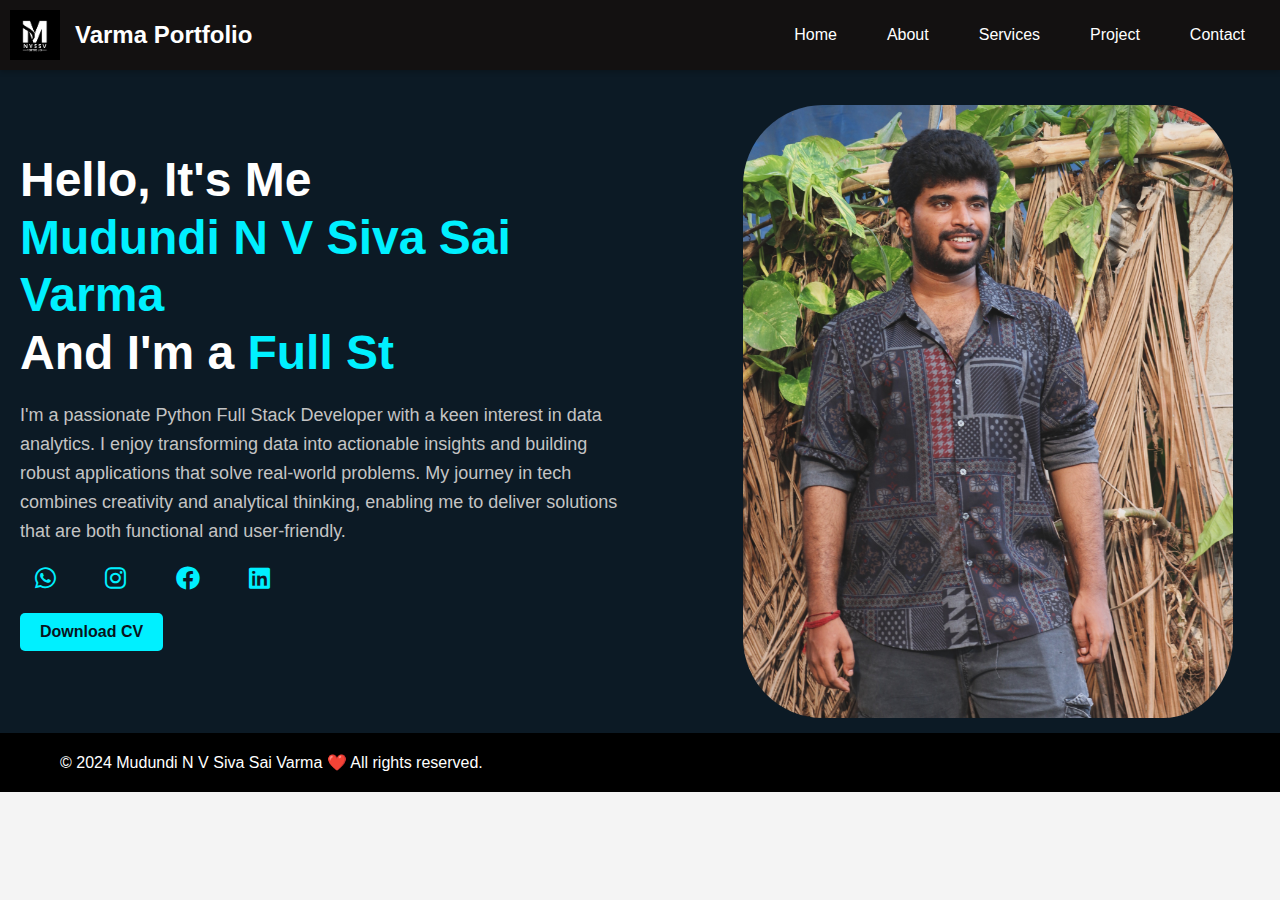
<file: index.html>
<!DOCTYPE html>
<html lang="en">
    <head>
        <meta charset="UTF-8">
        <meta name="viewport" content="width=device-width, initial-scale=1.0">
        <title>SAI VARMA Portfolio</title>
        <link rel="stylesheet" href="style.css">
        <link rel="stylesheet" href="https://cdnjs.cloudflare.com/ajax/libs/font-awesome/6.0.0-beta3/css/all.min.css">
        
        <!-- Favicon icon -->
        <link rel="icon" href="logo1.png" type="image/x-icon">
        <!-- For PNG icon -->
        <!-- <link rel="icon" href="logo1.png" type="image/png"> -->
    </head>
    
<body>
    <header>
        <nav>
            <div class="logo">
                <a href="index.html">
                    <img src="logo1.png" alt="Sai Varma Portfolio Logo">
                </a>
            </div>
            <h3>Varma <span>Portfolio</span></h3>
            <div class="menu-toggle" id="menuToggle">
                <div class="bar"></div>
                <div class="bar"></div>
                <div class="bar"></div>
            </div>
            <ul id="menu">
                <li><a href="index.html">Home</a></li>
                <li><a href="about.html">About</a></li>
                <li><a href="services.html">Services</a></li>
                <li><a href="project.html">Project</a></li>
                <li><a href="contact.html">Contact</a></li>
            </ul>
        </nav>
    </header>
    
    <section class="intro">
        <div class="intro-text">
            <h1>Hello, It's Me<br><span class="highlight">Mudundi N V Siva Sai Varma</span><br>And I'm a <span class="typing-animation">Developer</span></h1>
            <p>I'm a passionate Python Full Stack Developer with a keen interest in data analytics. I enjoy transforming data into actionable insights and building robust applications that solve real-world problems. My journey in tech combines creativity and analytical thinking, enabling me to deliver solutions that are both functional and user-friendly.</p>
            <div class="social-links" style="padding-right: 10px;">
                <a href="https://wa.me/8712307589"><i class="fab fa-whatsapp"></i></a>
                <a href="https://www.instagram.com/sai_varma_mudundi?igsh=eWc5Z3cxZ3MxMDNn" target="_blank"><i class="fab fa-instagram"></i></a>
                <a href="https://www.facebook.com/sai.varma.3" target="_blank"><i class="fab fa-facebook"></i></a>
                <a href="https://www.linkedin.com/feed/" target="_blank">
                    <i class="fab fa-linkedin"></i>
                </a>
            </div>
            
            <a href="Sai_Varma_Resume.pdf" class="btn">Download CV</a>
        </div>

        <div class="about-image">
            <img src="siva.jpg" alt="SAI VARMA" width="80%" height="80%">
        </div>
    </section>

    <script src="script.js"></script>
</body>

    <!-- Footer Section -->
    <footer>
        <div class="footer-container">
            <p>&copy; 2024 Mudundi N V Siva Sai Varma ❤️ All rights reserved.</p>
        </div>
    </footer>

</html>
</file>
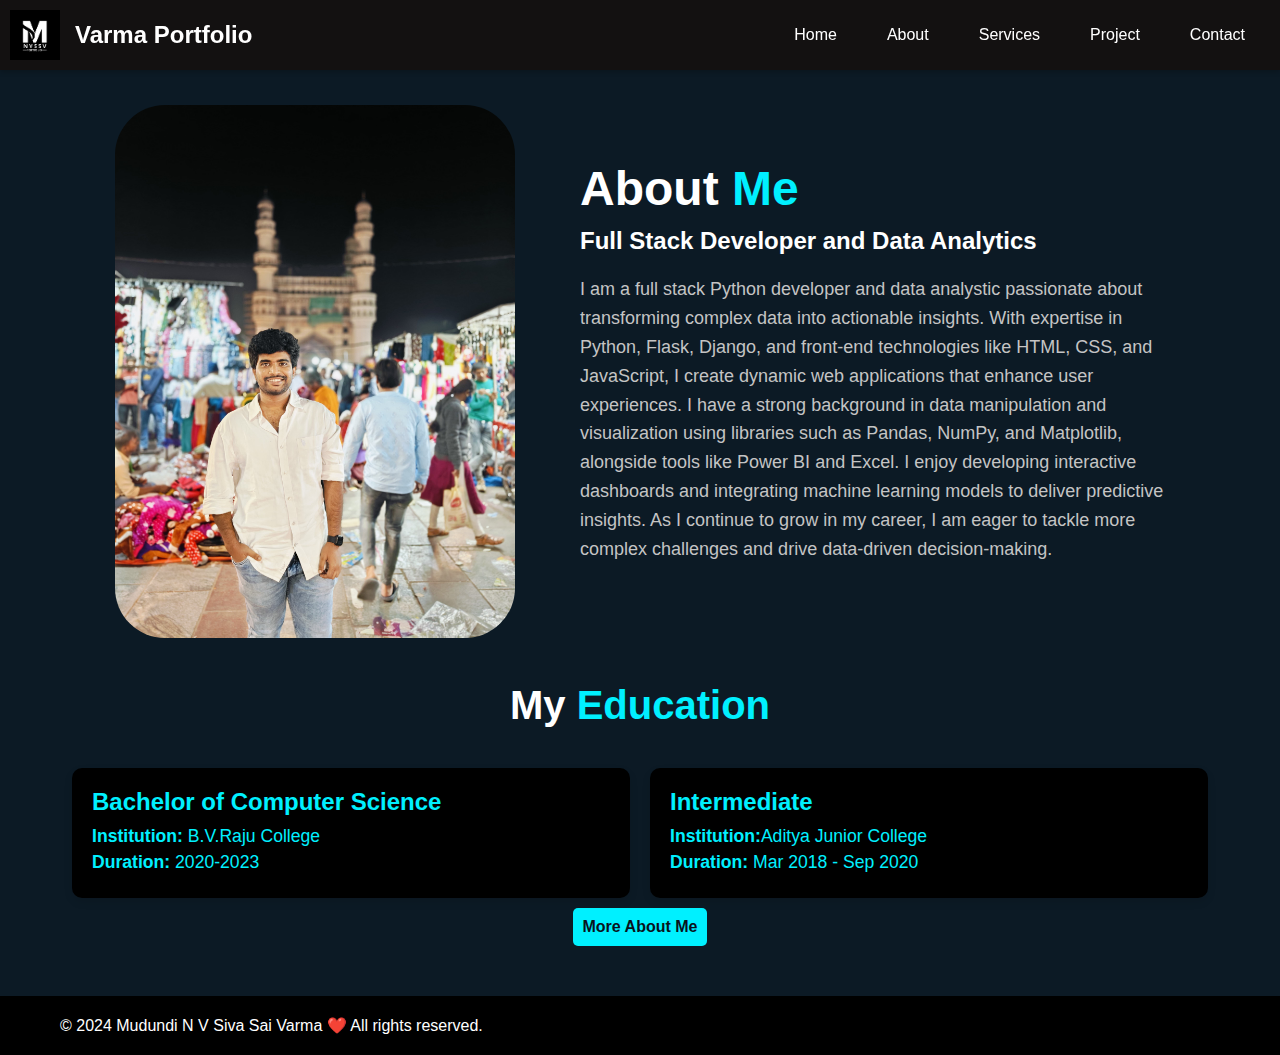
<file: about.html>
<!DOCTYPE html>
<html lang="en">
    <head>
        <meta charset="UTF-8">
        <meta name="viewport" content="width=device-width, initial-scale=1.0">
        <title>SAI VARMA Portfolio</title>
        <link rel="stylesheet" href="about.css">
        <link rel="stylesheet" href="https://cdnjs.cloudflare.com/ajax/libs/font-awesome/6.0.0-beta3/css/all.min.css">
       <!-- Favicon icon -->
       <link rel="icon" href="logo1.png" type="image/x-icon">
       <!-- For PNG icon -->
       <!-- <link rel="icon" href="logo1.png" type="image/png"> -->
    </head>
    
<body>
    <header>
        <nav>
            <div class="logo">
                <a href="index.html"> <!-- Link to the home page -->
                    <img src="logo1.png" alt="Sai Varma Portfolio Logo"> <!-- Replace with your logo image -->
                </a>
            </div>
            <h3>Varma <span>Portfolio</span></h3>
            <div class="menu-toggle" id="menuToggle">
                <div class="bar"></div>
                <div class="bar"></div>
                <div class="bar"></div>
            </div>
            <ul id="menu">
                <li><a href="index.html">Home</a></li>
                <li><a href="about.html">About</a></li>
                <li><a href="services.html">Services</a></li>
                <li><a href="project.html">Project</a></li>
                <li><a href="contact.html">Contact</a></li>
            </ul>
        </nav>
    </header>
    
<section class="about" id="about">
    
        <div class="about-image">
            <img src="naga.jpg" alt="saivarma">
        </div>
        <div class="about-text">
            <h2>About <span>Me</span></h2>
            <h3>Full Stack Developer and Data Analytics</h3>
            <p>
                I am a full stack Python developer and data analystic passionate about transforming complex data into actionable insights. With expertise in Python, Flask, Django, and front-end technologies like HTML, CSS, and JavaScript, I create dynamic web applications that enhance user experiences. I have a strong background in data manipulation and visualization using libraries such as Pandas, NumPy, and Matplotlib, alongside tools like Power BI and Excel. I enjoy developing interactive dashboards and integrating machine learning models to deliver predictive insights. As I continue to grow in my career, I am eager to tackle more complex challenges and drive data-driven decision-making.
            </p>
            
        </div>
</section>
<section class="education" id="education">
    <h2>My <span>Education</span></h2>
    <div class="education-container">
        <div class="education-item">
            <h3> Bachelor of Computer Science </h3>
            <p><strong>Institution:</strong> B.V.Raju College </p>
            <p><strong>Duration:</strong> 2020-2023 </p>
            
        </div>
        <div class="education-item">
            <h3>Intermediate </h3>
            <p><strong>Institution:</strong>Aditya Junior College </p>
            <p><strong>Duration:</strong> Mar 2018 - Sep 2020 </p>
            
        </div>
        <a href="services.html" class="btn">More About Me</a>
    </div>
</section>

    
    <script src="script.js"></script>
<!-- Footer Section -->
<footer>
    <div class="footer-container">
        <p>&copy; 2024 Mudundi N V Siva Sai Varma ❤️ All rights reserved.</p>
        
    </div>
</footer>
</body>
</html>
</file>
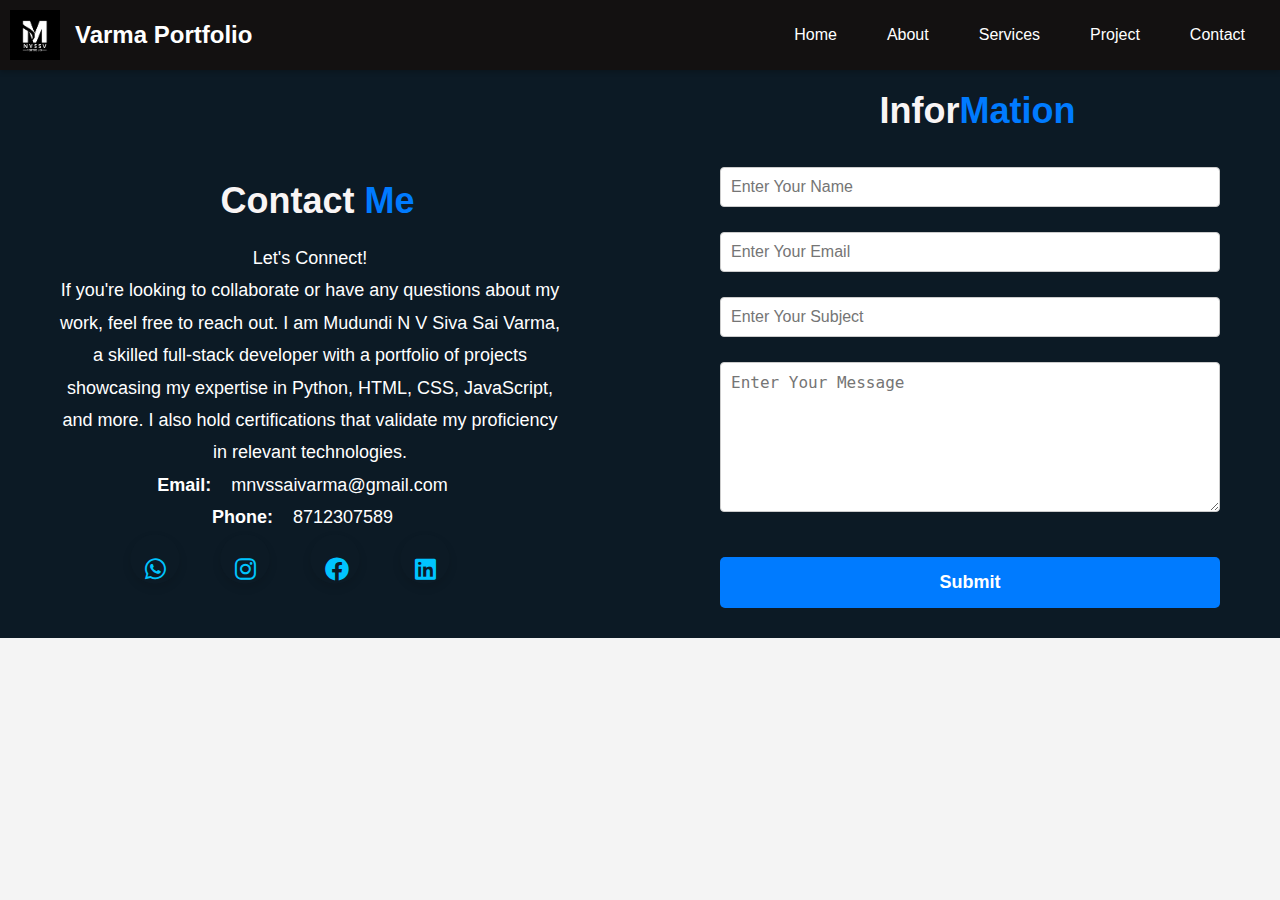
<file: contact.html>
<!DOCTYPE html>
<html lang="en">
    <head>
        <meta charset="UTF-8">
        <meta name="viewport" content="width=device-width, initial-scale=1.0">
        <title>SAI VARMA Portfolio</title>
        <link rel="stylesheet" href="contact.css">
        <link rel="stylesheet" href="https://cdnjs.cloudflare.com/ajax/libs/font-awesome/6.0.0-beta3/css/all.min.css">
          <!-- Favicon icon -->
          <link rel="icon" href="logo1.png" type="image/x-icon">
          <!-- For PNG icon -->
          <!-- <link rel="icon" href="logo1.png" type="image/png"> -->
    </head>
    
<body>
    <header>
        <nav>
            <div class="logo">
                <a href="index.html"> <!-- Link to the home page -->
                    <img src="logo1.png" alt="Sai Varma Portfolio Logo"> <!-- Replace with your logo image -->
                </a>
            </div>
            <h3>Varma <span>Portfolio</span></h3>
            <div class="menu-toggle" id="menuToggle">
                <div class="bar"></div>
                <div class="bar"></div>
                <div class="bar"></div>
            </div>
            <ul id="menu">
                <li><a href="index.html">Home</a></li>
                <li><a href="about.html">About</a></li>
                <li><a href="services.html">Services</a></li>
                <li><a href="project.html">Project</a></li>
                <li><a href="contact.html">Contact</a></li>
            </ul>
        </nav>
    </header>
    
    <!-- Contact Section -->
    <section class="contact" id="contact">
        <div class="contact-content">
            <div class="contact-info" style="padding-top: 100px;">
                <h2>Contact <span>Me</span></h2>
                <p>Let's Connect!</p>
                <p>If you're looking to collaborate or have any questions about my work, feel free to reach out. I am Mudundi N V Siva Sai Varma, a skilled full-stack developer with a portfolio of projects showcasing my expertise in Python, HTML, CSS, JavaScript, and more. I also hold certifications that validate my proficiency in relevant technologies.</p>
                <p><strong>Email:</strong> <a href="mailto:mnvssaivarma@gmail.com">mnvssaivarma@gmail.com</a></p>
<p><strong>Phone:</strong> <a href="tel:8712307589">8712307589</a></p>

                <div class="social-links">
                    <a href="https://wa.me/8712307589" target="_blank" aria-label="WhatsApp">
                        <i class="fab fa-whatsapp"></i>
                    </a>
                    <a href="https://www.instagram.com/sai_varma_mudundi" target="_blank" aria-label="Instagram">
                        <i class="fab fa-instagram"></i>
                    </a>
                    <a href="https://www.facebook.com/share/8ZV5WVUaGRUfnscR/?mibextid=qi2Omg" target="_blank" aria-label="Facebook">
                        <i class="fab fa-facebook"></i>
                    </a>
                    <a href="https://www.linkedin.com/feed/" target="_blank" aria-label="LinkedIn">
                        <i class="fab fa-linkedin"></i>
                    </a>
                </div>
            </div>

            <div class="contact-form">
                <form id="contactForm" style="padding-top: 10px;">
                    <h2>Infor<span>Mation</span></h2>
                    <input type="text" name="name" placeholder="Enter Your Name" required>
                    <input type="email" name="email" placeholder="Enter Your Email" required>
                    <input type="text" name="subject" placeholder="Enter Your Subject" required>
                    <textarea name="message" placeholder="Enter Your Message" required></textarea>
                    <button type="submit" class="btn">Submit</button>
                </form>
                <div id="responseMessage" style="display: none; margin-top: 10px; color: green;"></div>
            </div>
            
    </section>

    

    
    <script src="script.js"></script>
</body>
</html>
</file>
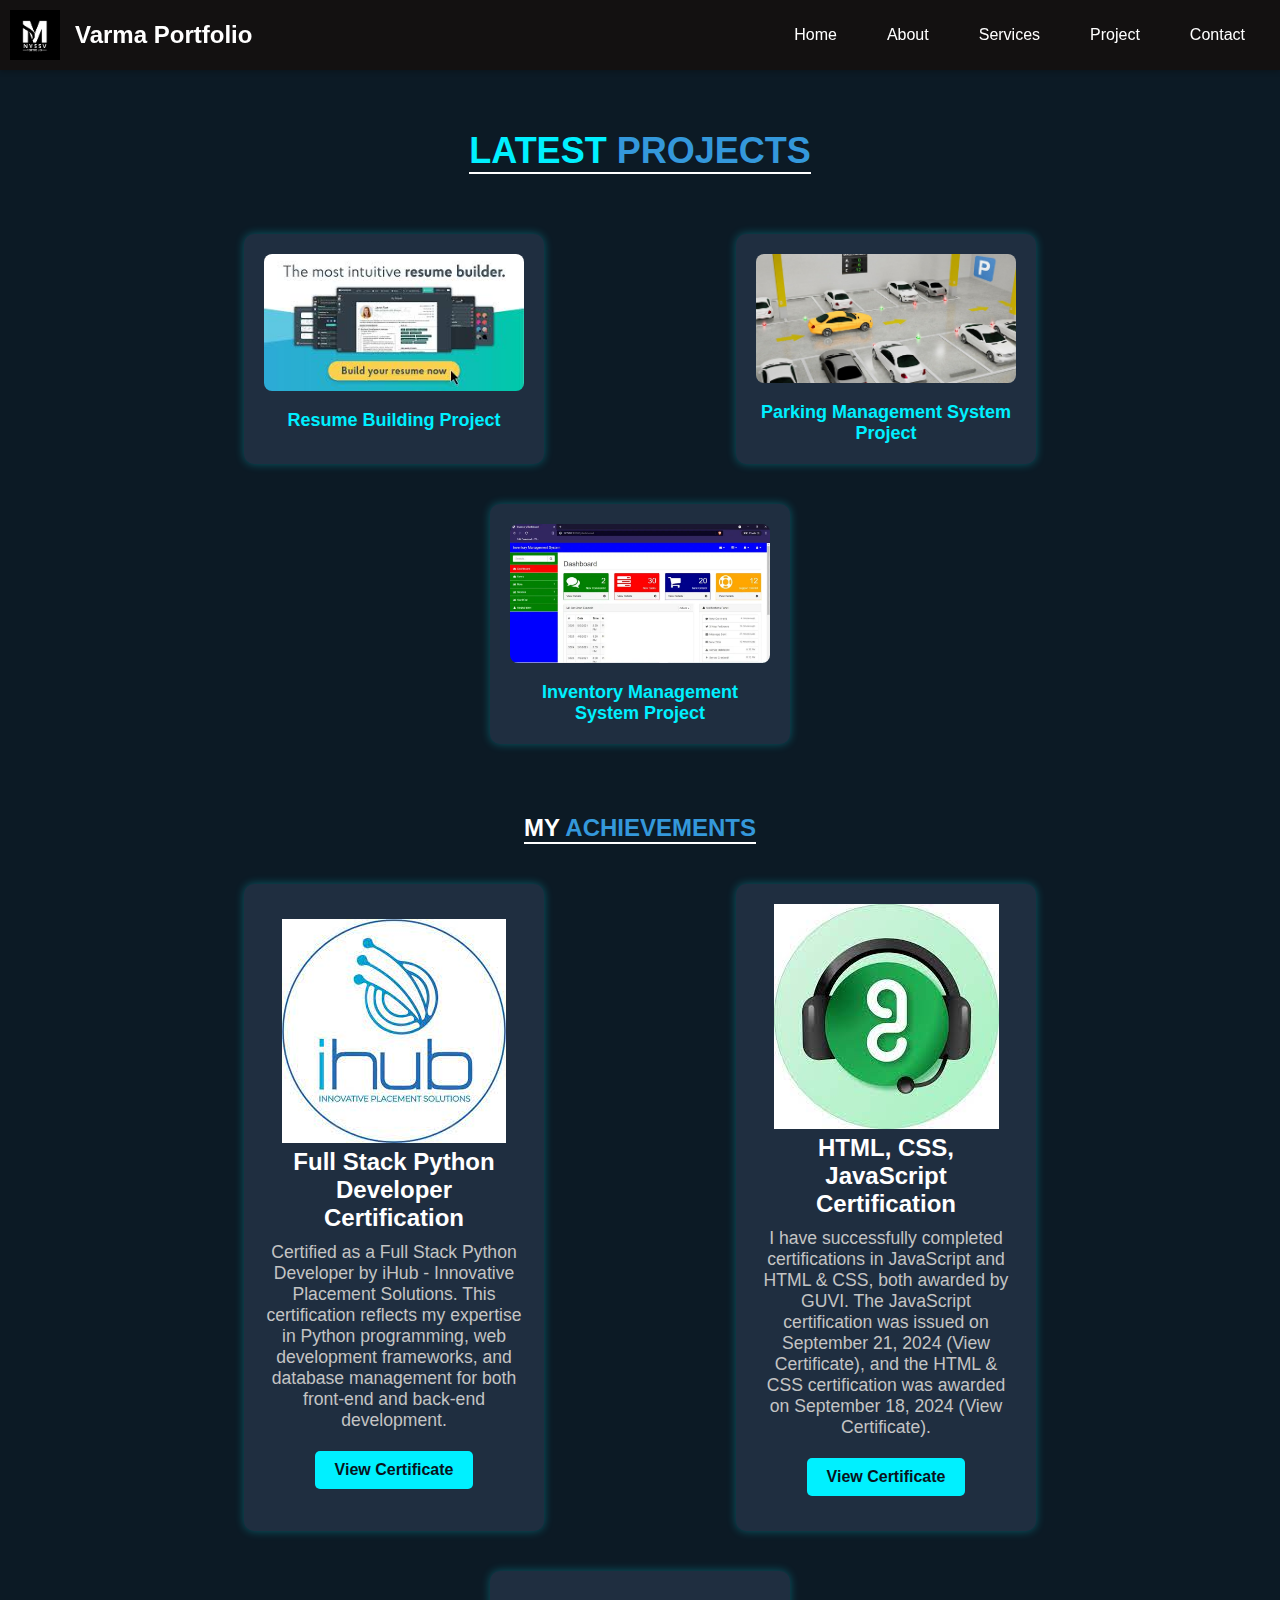
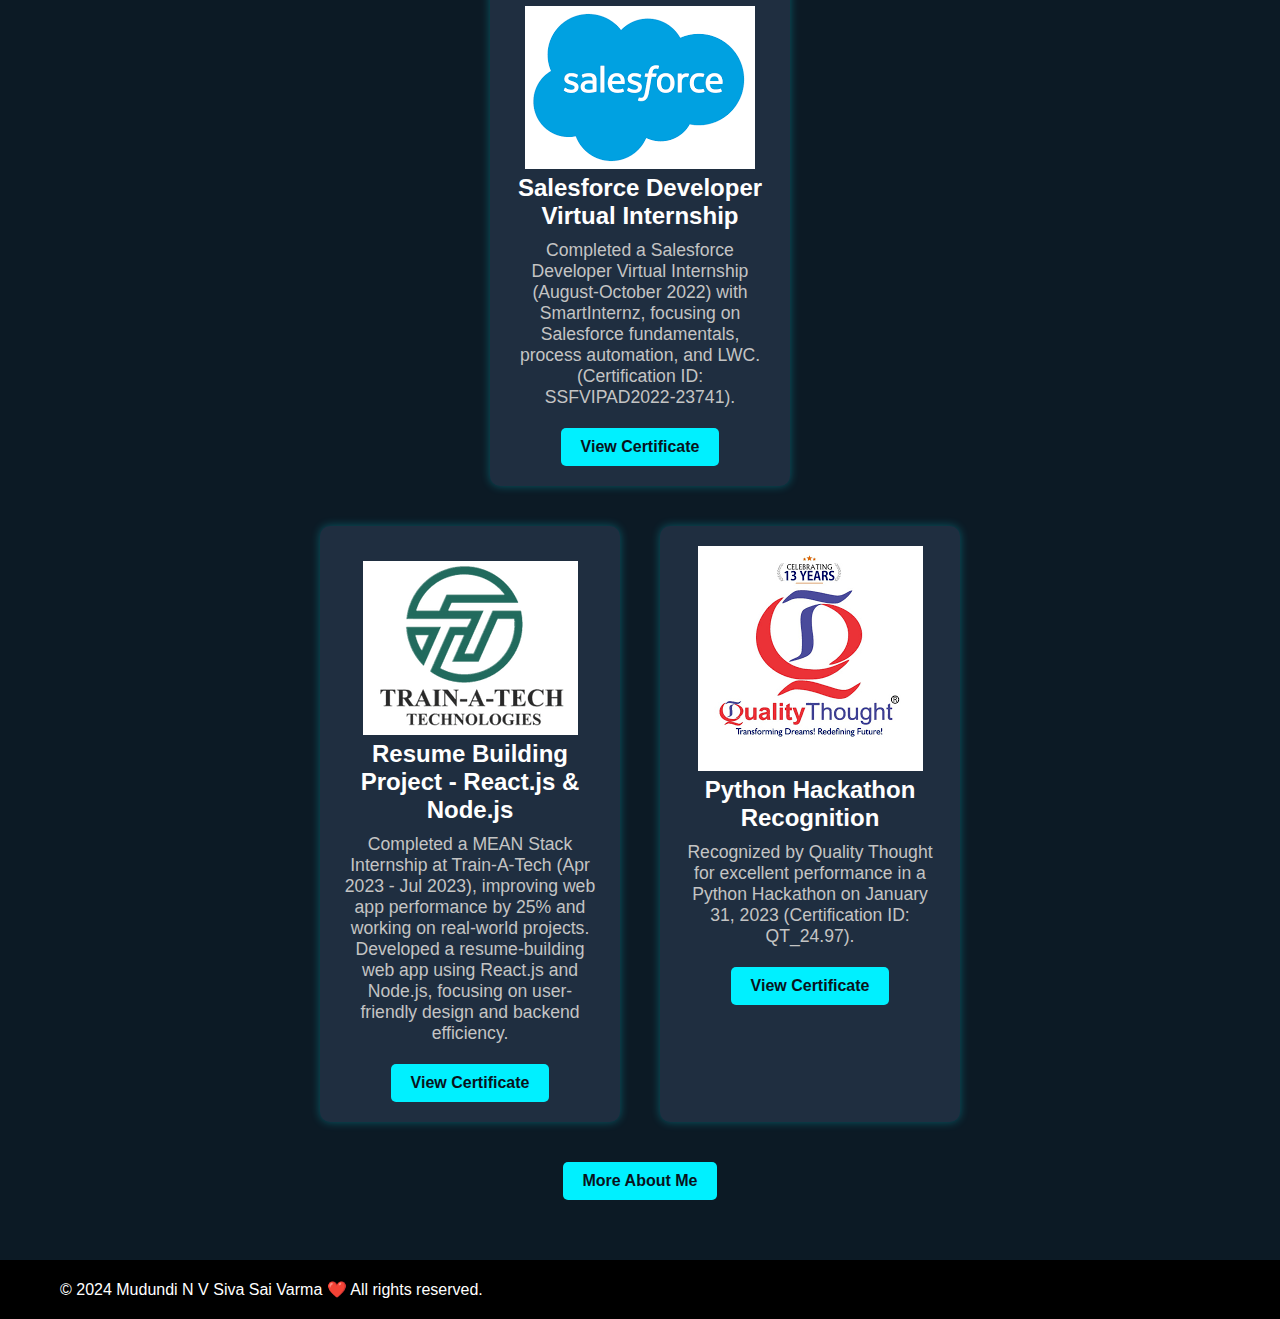
<file: project.html>
<!DOCTYPE html>
<html lang="en">
    <head>
        <meta charset="UTF-8">
        <meta name="viewport" content="width=device-width, initial-scale=1.0">
        <title>SAI VARMA Portfolio</title>
        <link rel="stylesheet" href="project.css">
        <link rel="stylesheet" href="https://cdnjs.cloudflare.com/ajax/libs/font-awesome/6.0.0-beta3/css/all.min.css">
          <!-- Favicon icon -->
          <link rel="icon" href="logo1.png" type="image/x-icon">
          <!-- For PNG icon -->
          <!-- <link rel="icon" href="logo1.png" type="image/png"> -->
    </head>
    
<body>
    <header>
        <nav>
            <div class="logo">
                <a href="index.html"> <!-- Link to the home page -->
                    <img src="logo1.png" alt="Sai Varma Portfolio Logo"> <!-- Replace with your logo image -->
                </a>
            </div>
            <h3>Varma <span>Portfolio</span></h3>
            <div class="menu-toggle" id="menuToggle">
                <div class="bar"></div>
                <div class="bar"></div>
                <div class="bar"></div>
            </div>
            <ul id="menu">
                <li><a href="index.html">Home</a></li>
                <li><a href="about.html">About</a></li>
                <li><a href="services.html">Services</a></li>
                <li><a href="project.html">Project</a></li>
                <li><a href="contact.html">Contact</a></li>
            </ul>
        </nav>
    </header>
    
    
    <!-- <div class="projects-section"></div>
        <h2>Latest <span>Project</span></h2>
        <div class="projects-container">
            <div class="project-card">
                <img src="images.jpeg" alt="Project 1"><span>djbsbcbsjbkc</span>
            </div>
            <div class="project-card">
                <img src="parking-management-system.jpg" alt="Project 2" width="30%">
            </div>
            <div class="project-card">
                <img src="inventory management .jpg" alt="Project 3">
            </div>
        </div>
    </div> -->
    <div class="skills-section" id="skills">
        <div class="projects-section" id="projects">
            <h2>Latest <span>Projects</span></h2>
            <div class="projects-container">
                <div class="project-card">
                    <img src="images.jpeg" alt="Resume Building Project" height="50%">
                    <span>Resume Building Project</span>
                </div>
                <div class="project-card">
                    <img src="parking-management-system.jpg" alt="Parking Management System Project">
                    <span>Parking Management System Project</span>
                </div>
                <div class="project-card">
                    <img src="inventory management .jpg" alt="Inventory Management System Project">
                    <span>Inventory Management System Project</span>
                </div>
            </div>
        </div>
    
        <h2>My <span>Achievements</span></h2>
        <div class="certificates-container">
            <!-- First certificate (Left align) -->
            <div class="certificate-box left-align">
                <div class="certificate-icon"></div>
                <div class="company-info">
                    <p class="company">
                        <a href="https://www.google.com/search?q=ihub+ameerpet&sca_esv=a97edc60ac3eacea&sca_upv=1&rlz=1C1ONGR_enIN1078IN1079&biw=1242&bih=552&sxsrf=ADLYWIL1zYLjlSZibcl003XptW93vhzsmg%3A1727443988925&ei=FLT2Zu-DOO7F4-EP1YWHiA4&oq=ihub+in+am&gs_lp=[base64]&sclient=gws-wiz-serp target="_blank">
                            <img src="ihub.jpeg" alt="ihub Logo" class="company-logo">
                        </a>
                    </p>
                    <h3>Full Stack Python Developer Certification</h3>
                    <p>Certified as a Full Stack Python Developer by iHub - Innovative Placement Solutions. This certification reflects my expertise in Python programming, web development frameworks, and database management for both front-end and back-end development.</p>
                    <a href="ihubcertifcation.pdf" class="btn">View Certificate</a>
                </div>
            </div>
    
            <!-- Second certificate (Right align) -->
            <div class="certificate-box right-align">
                <div class="company-info">
                    <p class="company">
                        <a href="https://www.guvi.in" target="_blank">
                            <img src="guvi1.jpeg" alt="Guvi Logo" class="company-logo">
                        </a>
                    </p>
                    <h3>HTML, CSS, JavaScript Certification</h3>
                    <p>I have successfully completed certifications in JavaScript and HTML & CSS, both awarded by GUVI. The JavaScript certification was issued on September 21, 2024 (View Certificate), and the HTML & CSS certification was awarded on September 18, 2024 (View Certificate).
                    </p>
                    <a href="guvihtmlcssjscertification.pdf" class="btn">View Certificate</a>
                </div>
                <div class="certificate-icon"></div>
            </div>
    
            <!-- Third certificate (Left align) -->
            <div class="certificate-box left-align">
                <div class="certificate-icon"></div>
                <div class="company-info">
                    <p class="company">
                        <a href="https://www.coursera.org" target="_blank">
                            <img src="saleforce.png" alt="Coursera Logo" class="company-logo">
                        </a>
                    </p>
                    <h3>Salesforce Developer Virtual Internship</h3>
                    <p>Completed a Salesforce Developer Virtual Internship (August-October 2022) with SmartInternz, focusing on Salesforce fundamentals, process automation, and LWC. (Certification ID: SSFVIPAD2022-23741).</p>
                    <a href="saleforce1.jpg" class="btn">View Certificate</a>
                </div>
            </div>
            <div class="certificates-container">
                <!-- First certificate (Left align) -->
                <div class="certificate-box left-align">
                    <div class="certificate-icon"></div>
                    <div class="company-info">
                        <p class="company">
                            <a href="https://www.linkedin.com/company/train-a-tech-private-limited/?originalSubdomain=in" target="_blank">
                                <img src="train-a-tech.png" alt="Quality Thought Logo" class="company-logo">
                            </a>
                        </p>
                        <h3>Resume Building Project - React.js & Node.js</h3>
                        <p>Completed a MEAN Stack Internship at Train-A-Tech (Apr 2023 - Jul 2023), improving web app performance by 25% and working on real-world projects. Developed a resume-building web app using React.js and Node.js, focusing on user-friendly design and backend efficiency.</p>
                        <a href="https://www.example.com/certificate-python-full-stack" class="btn">View Certificate</a>
                    </div>
                </div>
        
                <!-- Second certificate (Right align) -->
                <div class="certificate-box right-align">
                    <div class="company-info">
                        <p class="company">
                            <a href="https://www.google.com/search?sca_esv=a97edc60ac3eacea&sca_upv=1&rlz=1C1ONGR_enIN1078IN1079&sxsrf=ADLYWIKaf7jzRHjXDRz9vQdo3BdtJqKjmw:1727444221917&q=quality+thought&spell=1&sa=X&ved=2ahUKEwiE0N2Zn-OIAxXeoGMGHX1lNZwQBSgAegQICRAB&biw=1242&bih=552&dpr=1.1" target="_blank">
                                <img src="download.png" alt="Guvi Logo" class="company-logo">
                            </a>
                        </p>
                        <h3>Python Hackathon Recognition</h3>
                        <p>Recognized by Quality Thought for excellent performance in a Python Hackathon on January 31, 2023 (Certification ID: QT_24.97).</p>
                        <a href="qualitycertification.pdf" class="btn">View Certificate</a>
                    </div>
                    <div class="certificate-icon"></div>
                </div>
        
                <!-- Third certificate (Left align) -->
                <!-- <div class="certificate-box left-align">
                    <div class="certificate-icon"></div>
                    <div class="company-info">
                        <p class="company">
                            <a href="https://www.google.com/search?q=mssquare+technologies&sca_esv=a97edc60ac3eacea&sca_upv=1&rlz=1C1ONGR_enIN1078IN1079&biw=1242&bih=552&sxsrf=ADLYWIJfsqwGzTa1rZxG_Q1e71MDiwHnIQ%3A1727444228828&ei=BLX2ZpCjMsy54-EPo7SvqQ8&gs_ssp=eJzj4tVP1zc0rDQxzTUxLsoyYLRSNagwTjS2NE0xMDBPNko1SjIytzKoMEszTzE2SjQ2NkpOMbWwMPESzS0uLixNLEpVKElNzsjLz8lPz0wtBgA6EBc7&oq=mss&gs_lp=[base64]&sclient=gws-wiz-serp" target="_blank">
                                <img src="mssquare.png" alt="Coursera Logo" class="company-logo">
                            </a>
                        </p>
                        <h3>Data Science Specialization</h3>
                        <p>This certificate confirms expertise in data science concepts, including data analysis, statistics, and machine learning.</p>
                        <a href="https://www.example.com/certificate-data-science" class="btn">View Certificate</a>
                    </div> -->
                </div>
            </div>
            <a href="contact.html" class="btn">More About Me</a>
        </div>
        </div>
        
    </div>
    
    <!-- Footer Section -->
    <footer>
        <div class="footer-container">
            <p>&copy; 2024 Mudundi N V Siva Sai Varma ❤️ All rights reserved.</p>
            
        </div>
    </footer>
    
    <script src="script.js"></script>
</body>
</html>
</file>
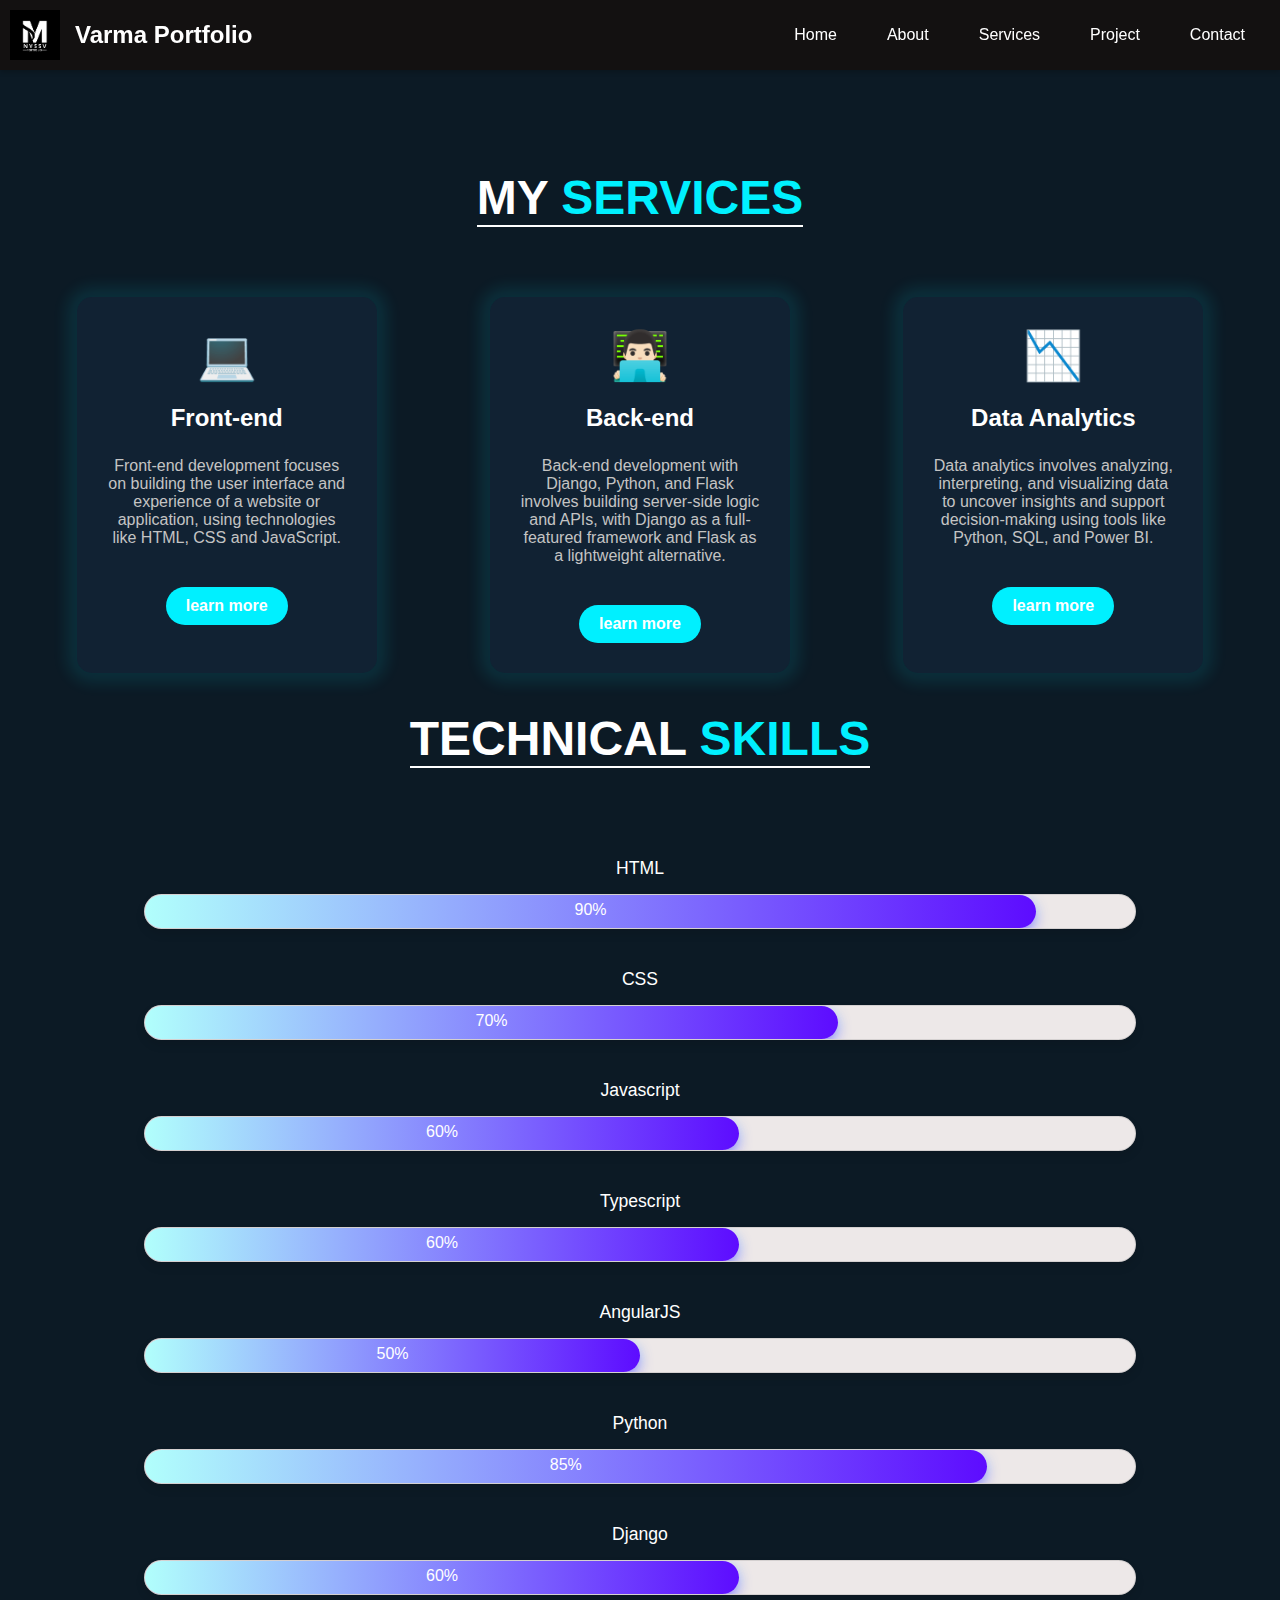
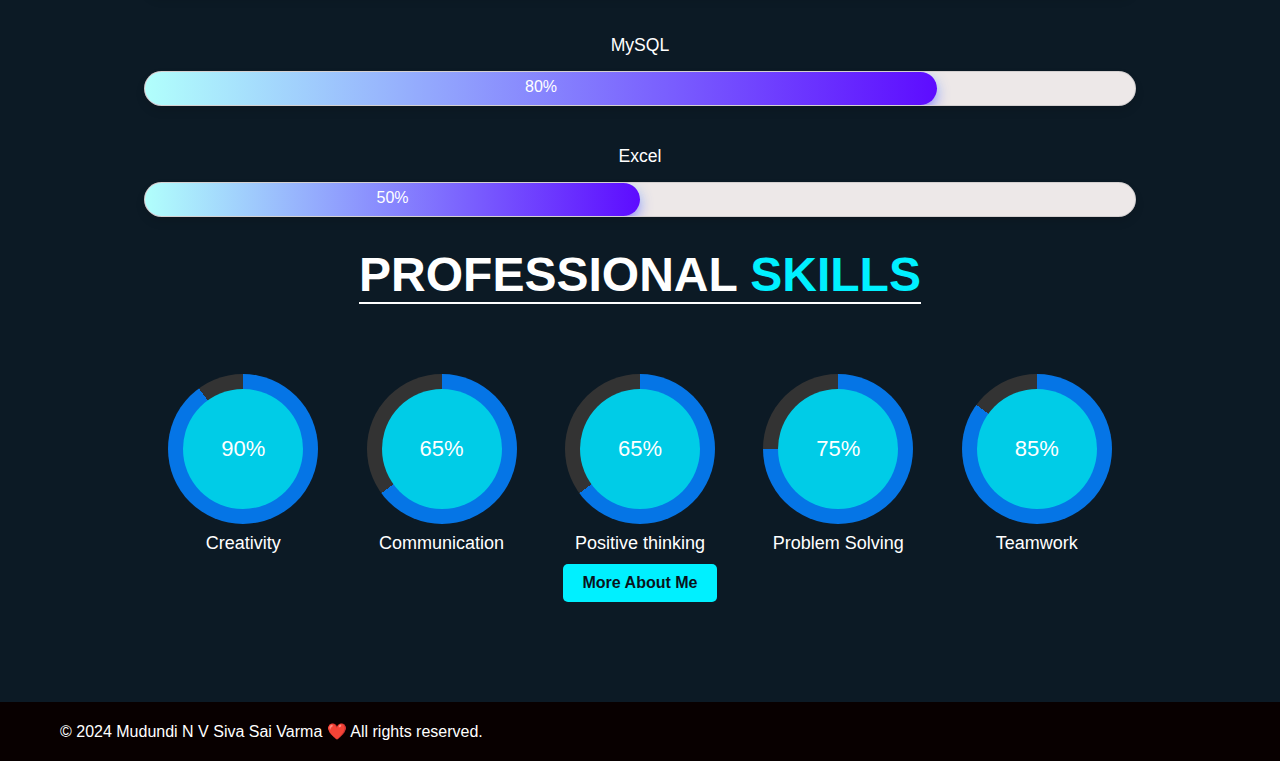
<file: services.html>
<!DOCTYPE html>
<html lang="en">
    <head>
        <meta charset="UTF-8">
        <meta name="viewport" content="width=device-width, initial-scale=1.0">
        <title>SAI VARMA Portfolio</title>
        <link rel="stylesheet" href="services.css">
        <link rel="stylesheet" href="https://cdnjs.cloudflare.com/ajax/libs/font-awesome/6.0.0-beta3/css/all.min.css">
         <!-- Favicon icon -->
         <link rel="icon" href="logo1.png" type="image/x-icon">
         <!-- For PNG icon -->
         <!-- <link rel="icon" href="logo1.png" type="image/png"> -->
        
<body>
    <header>
        <nav>
            <div class="logo">
                <a href="index.html"> <!-- Link to the home page -->
                    <img src="logo1.png" alt="Sai Varma Portfolio Logo"> <!-- Replace with your logo image -->
                </a>
               
            </div>
            <h3>Varma <span>Portfolio</span></h3>
            <div class="menu-toggle" id="menuToggle">
                <div class="bar"></div>
                <div class="bar"></div>
                <div class="bar"></div>
            </div>
            <ul id="menu">
                <li><a href="index.html">Home</a></li>
                <li><a href="about.html">About</a></li>
                <li><a href="services.html">Services</a></li>
                <li><a href="project.html">Project</a></li>
                <li><a href="contact.html">Contact</a></li>
            </ul>
        </nav>
    </header>
    
    
    <section class="services" id="services">
    <h2>My <span>Services</span></h2>
    <div class="services-container">
        <div class="service-box">
            <div class="service-icon">💻</div>
            <h3>Front-end</h3>
            <p>Front-end development focuses on building the user interface and experience of a website or application, using technologies like HTML, CSS and JavaScript.</p>
            <a href="https://www.google.com/search?q=frontend+developer&sca_esv=02c44965d6d4b280&sca_upv=1&rlz=1C1ONGR_enIN1078IN1079&sxsrf=ADLYWIJs54GiHDcKncgFb1l8LZV-jfhrkg%3A1727274580649&ei=VB70ZrCXJ9-NnesPju61sAM&ved=0ahUKEwiwkbyep96IAxXfRmcHHQ53DTYQ4dUDCBA&uact=5&oq=frontend+developer&gs_lp=[base64]&sclient=gws-wiz-serp" class="btn">learn more</a>
        </div>
        <div class="service-box">
            <div class="service-icon">👨🏻‍💻</div>
            <h3>Back-end</h3>
            <p>Back-end development with Django, Python, and Flask involves building server-side logic and APIs, with Django as a full-featured framework and Flask as a lightweight alternative.</p>
            <a href="https://www.google.com/search?q=backend+developer&sca_esv=02c44965d6d4b280&sca_upv=1&rlz=1C1ONGR_enIN1078IN1079&biw=737&bih=552&sxsrf=ADLYWILySm9ulBhgzEqcfo9Ppn-FxjMEyQ:1727274793279&source=lnms&ved=1t:200715&ictx=111" class="btn">learn more</a>
        </div>
        <div class="service-box">
            <div class="service-icon">📉</div>
            <h3>Data Analytics</h3>
            <p>Data analytics involves analyzing, interpreting, and visualizing data to uncover insights and support decision-making using tools like Python, SQL, and Power BI.</p>
            <a href="https://www.google.com/search?q=data+analystic&sca_esv=02c44965d6d4b280&sca_upv=1&rlz=1C1ONGR_enIN1078IN1079&biw=1242&bih=552&sxsrf=ADLYWIKjrzp9Gx7RaFuAxW31y4IM3y1Q3g%3A1727274943424&ei=vx_0ZpfOGZHi1e8PmcmM6AM&ved=0ahUKEwjXqbrLqN6IAxURcfUHHZkkAz0Q4dUDCBA&uact=5&oq=data+analystic&gs_lp=[base64]&sclient=gws-wiz-serp" class="btn">learn more</a>
        </div>
    </div>

<br>
<!-- <div class="skills-section">
    <h2>Technical Skills</h2>
   
    <div class="skill-bar">
        <p>HTML</p>
        <div class="progress">90%
            <div class="progress-done" data-done="90%"></div>
        </div>
    </div>

    <div class="skill-bar">
        <p>CSS</p>
        <div class="progress">70%
            <div class="progress-done" data-done="70%"></div>
        </div>
    </div>

    <div class="skill-bar">
        <p>Javascript</p>
        <div class="progress">60%
            <div class="progress-done" data-done="60%" ></div>
        </div>
    </div>

    <div class="skill-bar">
        <p>Typescipt</p>
        <div class="progress">60%
            <div class="progress-done" data-done="60%"></div>
        </div>
    </div>

    <div class="skill-bar">
        <p>Angularjs</p>
        <div class="progress">50%
            <div class="progress-done" data-done="50%"></div>
        </div>
    </div>

    <div class="skill-bar">
        <p>Python</p>
        <div class="progress">70%
            <div class="progress-done" data-done="70%"></div>
        </div>
    </div>

    <div class="skill-bar">
        <p>Django</p>
        <div class="progress"  >60%
            <div class="progress-done" data-done="60%"></div>
        </div>
    </div>
    <div class="skill-bar"></div>
        <p>Mysql</p>
    <div class="skill-bar">
        <div class="progress">80%
            <div class="progress-done" data-done="80%"></div>
           
        </div>
    </div>
    <div class="skill-bar"></div>
    <p>Excel</p>
    <div class="progress">50%
        <div class="progress-done" data-done="50%"></div>
        
    </div>

    <br>
    <h2>Professional Skills</h2>
    <div class="circular-skills">
        <div class="circle" data-percent="90%">
            <div class="inner-circle">90%</div>
            <p>Creativity</p>
        </div>

        <div class="circle" data-percent="65%">
            <div class="inner-circle">65%</div>
            <p>Communication</p>
        </div>

        <div class="circle"  data-percent="75%">
            <div class="inner-circle">75%</div>
            <p>Problem Solving</p>
        </div>

        <div class="circle" data-percent="85%">
            <div class="inner-circle">85%</div>
            <p>Teamwork</p>
        </div>
    </div>
</div>
</section> -->
<div class="skills-section">
    <h2>Technical <span>Skills</span></h2>
   
    <div class="skill-bar">
        <p>HTML</p>
        <div class="progress">
            <div class="progress-done" data-done="90">90%</div>
        </div>
    </div>
    
    <div class="skill-bar">
        <p>CSS</p>
        <div class="progress">
            <div class="progress-done" data-done="70">70%</div>
        </div>
    </div>
    
    <div class="skill-bar">
        <p>Javascript</p>
        <div class="progress">
            <div class="progress-done" data-done="60">60%</div>
        </div>
    </div>
    
    <div class="skill-bar">
        <p>Typescript</p>
        <div class="progress">
            <div class="progress-done" data-done="60">60%</div>
        </div>
    </div>
    
    <div class="skill-bar">
        <p>AngularJS</p>
        <div class="progress">
            <div class="progress-done" data-done="50">50%</div>
        </div>
    </div>
    
    <div class="skill-bar">
        <p>Python</p>
        <div class="progress">
            <div class="progress-done" data-done="85">85%</div>
        </div>
    </div>
    
    <div class="skill-bar">
        <p>Django</p>
        <div class="progress">
            <div class="progress-done" data-done="60">60%</div>
        </div>
    </div>
    
    <div class="skill-bar">
        <p>MySQL</p>
        <div class="progress">
            <div class="progress-done" data-done="80">80%</div>
        </div>
    </div>
    
    <div class="skill-bar">
        <p>Excel</p>
        <div class="progress">
            <div class="progress-done" data-done="50">50%</div>
        </div>
    </div>
    

    <h2>Professional <span>Skills</span></h2>
    <div class="circular-skills">
        <div class="column">
        <div class="circle" style="--percent: 90;" >
            <div class="inner-circle" >90%</div>
            <p>Creativity</p>
            </div>
    </div><br>

        <div class="circle" style="--percent: 65;">
            <div class="inner-circle">65%</div>
            <p>Communication</p>
        </div><br>
        <div class="circle" style="--percent: 65;">
            <div class="inner-circle">65%</div>
            <p>Positive thinking</p>
        </div><br>

        <div class="circle" style="--percent: 75;">
            <div class="inner-circle">75%</div>
            <p>Problem Solving</p>
        </div><br>

        <div class="circle" style="--percent: 85;">
            <div class="inner-circle">85%</div>
            <p>Teamwork</p>
        </div>
        
    </div>
    
</div>
<a href="project.html" class="btn">More About Me</a>
    </section>

    <!-- Footer Section -->
    <footer>
        <div class="footer-container">
            <p>&copy; 2024 Mudundi N V Siva Sai Varma ❤️ All rights reserved.</p>
            
        </div>
    </footer>
<script src="script.js"></script>
</body>
</html>
</file>
<file: about.css>
/* Global Styles */
* {
  margin: 0;
  padding: 0;
  box-sizing: border-box;
}
body {
  font-family: Arial, sans-serif;
  margin: 0;
  padding: 0;
  background-color: #f4f4f4;
}
header {
  background-color: #131111;
  color: white;
  padding:auto;
  position: sticky;
  top: 0;
  z-index: 1000;
  box-shadow: 0 2px 5px rgba(0, 0, 0, 0.2);
}
nav {
  display: flex;
  justify-content: space-between;
  align-items: center;
  flex-wrap: wrap;
}
h3 {
  margin-right: auto;
  font-size: 24px;
}
.logo a {
  
  margin-right: 0px;
  padding-left: 10px;
  display: inline-block; /* Ensures the entire logo area is clickable */
}

.logo img {
  width: 50px; /* Adjust width as necessary */
  height: auto; /* Maintain aspect ratio */
  vertical-align: middle; /* Aligns the image vertically in the center */
  transition: transform 0.3s; /* Adds a transition effect on hover */
}

.logo a:hover img {
  transform: scale(1.1); /* Slightly enlarges the logo on hover */
}
ul {
  list-style-type: none;
  margin: 0;
  padding: 0;
  display: flex;
}
li {
  margin-right: 20px;
}
a {
  color: white;
  text-decoration: none;
  padding: 10px 15px;
  transition: background-color 0.3s, color 0.3s;
  border-radius: 5px;
}
a:hover {
  background-color: #575757;
  color: #ffcc00; /* Optional: Change text color on hover */
}
.menu-toggle {
  display: none;
  flex-direction: column;
  cursor: pointer;
}
.bar {
  height: 3px;
  width: 25px;
  background-color: white;
  margin: 2px 15px;
  transition: 0.3s;
}
/* Responsive Styles */
@media (max-width: 768px) {
  ul {
      display: none;
      flex-direction: column;
      width: 100%;
      position: absolute;
      background-color: #080101;
      top: 60px;
      left: 0;
      z-index: 1000;
  }
  ul.active {
      display: flex;
  }
  li {
      margin: 10px 0;
      text-align: center;
  }
  .menu-toggle {
      display: flex;
  }
}
/* Intro Section */
.intro {
  display: flex;
  justify-content: space-between;
  align-items: center;
  padding: 100px 80px;
  background-color: #0c1a25;
}

/* Intro Text */
.intro-text {
  max-width: 600px;
}

.intro-text h1 {
  font-size: 48px;
  line-height: 1.2;
  color: #ffffff;
}

.intro-text span {
  color: #00f0ff;
}

.intro-text p {
  margin: 20px 0;
  font-size: 18px;
  line-height: 1.6;
  color: #c4c4c4;
}

.social-links a {
  margin-right: 10px;
  color: white;
  font-size: 24px;
  text-decoration: none;
  transition: color 0.3s;
}

.social-links a:hover {
  color: #00f0ff;
}

.btn {
  display: inline-block;
  /* margin-top: 20px; */
  padding: 10px 10px;
  background-color: #00f0ff;
  color: #09131c;
  text-decoration: none;
  font-weight: bold;
  border-radius: 5px;
  transition: background-color 0.3s;
 
}

.btn:hover {
  background-color: #00c4ff;
}

/* Intro Image - Reduced size */
.intro-image img {
  width: 80%; /* Reduced size */
  max-width: 300px; /* Max size on mobile */
  height: auto;
  border-radius: 50%;
  /* box-shadow: 0 0 30px 10px rgba(0, 240, 255, 0.7);
  border: 10px solid #0c1a25; 
  background: linear-gradient(145deg, #00f0ff, #7600ff);   */
  padding: 5px;
}

.intro-image {
  display: flex;
  align-items: center;
  justify-content: center;
  background: linear-gradient(145deg, #7600ff, #00f0ff);
  border-radius: 50%;
  padding: 15px;
  box-shadow: 0 0 30px 15px rgba(0, 240, 255, 0.4);
}

/* Responsive Styles */
@media (max-width: 768px) {
  .intro {
    flex-direction: column;
    text-align: center;
    padding: 50px 20px;
  }

  .intro-text {
    margin-bottom: 30px;
  }

  .intro-image {
    width: 100%;
    display: block;
    justify-content: center;
    margin: 0 auto;
    padding: 0;
    box-shadow: none;
  }

  .intro-image img {
    width: 70%; /* Image will be smaller on mobile */
    max-width: 300px; /* Maximum width */
    height: auto;
    border-radius: 50%;
  }
}

@media (min-width: 769px) and (max-width: 1200px) {
  .intro {
    flex-direction: row;
    justify-content: space-between;
  }

  .intro-image {
    flex: 1;
    padding: 0;
  }

  .intro-text {
    flex: 1;
    margin-right: 50px;
  }

  .intro-image img {
    max-width: 400px;
  }
}
/* About Section */
.about {
  display: flex;
  justify-content: space-between;
  align-items: center;
  padding: 20px 100px;
  background-color: #0c1a25;
}

.about-text {
  max-width: 600px;
  padding: auto;
  margin: auto;
}

.about-text h2 {
  font-size: 48px;
  line-height: 1.2;
  color: #ffffff;
}

.about-text span {
  color: #00f0ff;
}

.about-text h3 {
  font-size: 24px;
  margin-top: 10px;
  color: #ffffff;
}

.about-text p {
  margin: 20px 0;
  font-size: 18px;
  line-height: 1.6;
  color: #c4c4c4;
}

/* About Image */
.about-image img {
  width: 100%;
  max-width: 400px; /* Adjusted for a reasonable size */
  height: auto;
  border-radius: 50px;
  /* box-shadow: 0 0 30px 10px rgba(0, 240, 255, 0.7);
  border: 10px solid #0c1a25; */
  /* padding: 2px; */
}

.about-image {
  display: flex;
  align-items: center;
  justify-content: center;
  /* background: linear-gradient(145deg, #7600ff, #00f0ff);
  border-radius: 50%;
  padding: 15px;
  box-shadow: 0 0 30px 15px rgba(0, 240, 255, 0.4); */
  border-radius: 50px;
  padding: 15px;
  margin-right: 10px;
}
.about-image img {
  width: auto; /* Sets a fixed width for the image */
  height: auto; /* Ensures the aspect ratio remains intact */
  border-radius: 50px; /* Optional: Adds rounded corners */
  display: block;
  margin: auto; /* Centers the image horizontally */
  margin: auto;
  padding: auto;
  margin-right: 40px;
}


/* Responsive About Section */
@media (max-width: 768px) {
  .about {
    flex-direction: column;
    text-align: center;
    padding: 50px 20px;
  }

  .about-text {
    margin-bottom: 30px;
  }

  .about-image img {
    width: 70%;
    max-width: 300px;
    height: auto;
    border-radius: 50%;
    transition: transform 0.3s ease-in-out;
  }
}
.about-image img:hover {
  transform: scale(1.05);
}
/* Education Section */
.education {
  background-color: #0c1a25;
  padding: 50px 20px;
  text-align: center;
  color:#00f0ff;
  padding-top:10px ;
}

.education h2 {
  font-size: 2.5em;
  margin-bottom: 30px;
  color: #ffffff;
}
.education h2 span{
  color: #00f0ff; /* Accent color */
}

.education-container {
  display: flex;
  justify-content: center;
  align-items: flex-start;
  flex-wrap: wrap;
}

.education-item {
  background-color: black;
  border-radius: 10px;
  box-shadow: 0 4px 8px rgba(0, 0, 0, 0.1);
  padding: 20px;
  margin: 10px;
  width: 45%;
  box-sizing: border-box;
  text-align: left;
}

.education-item h3 {
  font-size: 1.5em;
  margin-bottom: 10px;
}

.education-item p {
  font-size: 1.1em;
  margin-bottom: 5px;
}

/* Responsive Design */

/* For tablets and smaller laptops (768px to 1024px) */
@media (max-width: 1024px) {
  .education-item {
      width: 100%;
      margin-bottom: 20px;
  }
}

/* For mobile devices (less than 768px) */
@media (max-width: 768px) {
  .education h2 {
      font-size: 2em;
  }

  .education-item {
      width: 100%;
      margin: 10px 0;
  }
}

/* For very small mobile devices (less than 480px) */
@media (max-width: 480px) {
  .education h2 {
      font-size: 1.8em;
  }

  .education-item h3 {
      font-size: 1.3em;
  }

  .education-item p {
      font-size: 1em;
  }
}



footer {
  background-color: black;
  color: #fff;
  padding: 20px 0;
  text-align: center;
}

.footer-container {
  display: flex;
  justify-content: space-between;
  align-items: left;
  max-width: 1200px;
  margin: 0 auto;
  padding: 0 20px;
}

footer p {
  margin: 0;
  font-size: 16px;
}

.footer-container .social-links {
  margin-top: 0;
}

.footer-container .social-links a {
  margin-left: 15px;
  color: #666;
  font-size: 24px;
  transition: color 0.3s;
}

.footer-container .social-links a:hover {
  color: #00f0ff;
}

@media (max-width: 768px) {
  .footer-container {
      flex-direction: column;
  }
  .footer-container .social-links {
      margin-top: 10px;
  }
}
</file>
<file: contact.css>
* {
    margin: 0;
    padding: 0;
    box-sizing: border-box;
  }
  body {
    font-family: Arial, sans-serif;
    margin: 0;
    padding: 0;
    background-color: #f4f4f4;
  }
  header {
    background-color: #131111;
    color: white;
    padding:auto;
    position: sticky;
    top: 0;
    z-index: 1000;
    box-shadow: 0 2px 5px rgba(0, 0, 0, 0.2);
  }
  nav {
    display: flex;
    justify-content: space-between;
    align-items: center;
    flex-wrap: wrap;
  }
  h3 {
    margin-right: auto;
    font-size: 24px;
  }
  .logo a {
  
    margin-right: 0px;
    padding-left: 10px;
    display: inline-block; /* Ensures the entire logo area is clickable */
  }
  
  .logo img {
    width: 50px; /* Adjust width as necessary */
    height: auto; /* Maintain aspect ratio */
    vertical-align: middle; /* Aligns the image vertically in the center */
    transition: transform 0.3s; /* Adds a transition effect on hover */
  }
  
  .logo a:hover img {
    transform: scale(1.1); /* Slightly enlarges the logo on hover */
  }

  ul {
    list-style-type: none;
    margin: 0;
    padding: 0;
    display: flex;
  }
  li {
    margin-right: 20px;
  }
  a {
    color: white;
    text-decoration: none;
    padding: 10px 15px;
    transition: background-color 0.3s, color 0.3s;
    border-radius: 5px;
  }
  a:hover {
    background-color: #575757;
    color: #ffcc00; /* Optional: Change text color on hover */
  }
  .menu-toggle {
    display: none;
    flex-direction: column;
    cursor: pointer;
  }
  .bar {
    height: 3px;
    width: 25px;
    background-color: white;
    margin: 2px 15px;
    transition: 0.3s;
  }
  /* Responsive Styles */
  @media (max-width: 768px) {
    ul {
        display: none;
        flex-direction: column;
        width: 100%;
        position: absolute;
        background-color: black;
        top: 60px;
        left: 0;
        z-index: 1000;
    }
    ul.active {
        display: flex;
    }
    li {
        margin: 10px 0;
        text-align: center;
    }
    .menu-toggle {
        display: flex;
    }
  }
  .intro {
    display: flex;
    justify-content: space-between;
    align-items: center;
    /* padding: 100px 80px; */
    background-color: #0c1a25;
  }
  
  .intro-text {
    max-width: 600px;
  }
  
  .intro-text h1 {
    font-size: 48px;
    line-height: 1.2;
    color: #ffffff;
  }
  
  .intro-text span {
    color: #00f0ff;
  }
  
  .intro-text p {
    margin: 20px 0;
    font-size: 18px;
    line-height: 1.6;
    color: #c4c4c4;
  }
  
  .social-links a {
    margin-right: 10px;
    color: white;
    font-size: 24px;
    text-decoration: none;
    transition: color 0.3s;
  }
  
  .social-links a:hover {
    color: #00f0ff;
  }
  
  .btn {
    display: inline-block;
    margin-top: 20px;
    padding: 10px 20px;
    background-color: #00f0ff;
    color: #09131c;
    text-decoration: none;
    font-weight: bold;
    border-radius: 5px;
    transition: background-color 0.3s;
  }
  
  .btn:hover {
    background-color: #00c4ff;
  }
  
  .intro-image img {
    width: auto;
    height: auto;
    border-radius: 50%;
    box-shadow: 0 0 30px 10px rgba(0, 240, 255, 0.7);
    border: 10px solid #0c1a25;
    background: linear-gradient(145deg, #00f0ff, #7600ff);
    padding: 5px;
  }
  
  .intro-image {
    display: flex;
    align-items: center;
    justify-content: center;
    background: linear-gradient(145deg, #7600ff, #00f0ff);
    border-radius: 50%;
    padding: 15px;
    box-shadow: 0 0 30px 15px rgba(0, 240, 255, 0.4);
  }
  

/* Contact Section Styles */
.contact {
    padding: 30px 20px;
    padding-top: 10px;
    background-color: #0c1a25;
}

.contact h2 {
    text-align: center; /* Aligning the heading to the left */
    font-size: 36px;
    margin-bottom: 20px;
    color: #f9f5f5;
    
    padding-left: 15px;
    
}

.contact h2 span {
    color: #007bff; /* Accent color */
    
}

.contact-content {
    display: flex;
    justify-content: space-between;
    flex-wrap: wrap;
    gap: 30px;
    max-width: 1200px;
    margin: 0 auto;
    padding: 0 20px;
}

.contact-info {
    flex: 1;
    min-width: 300px;
    max-width: 500px;
}

.contact-info p {
    font-size: 18px;
    color: #ffffff;
    line-height: 1.8;
    text-align: center;
    
}

.contact-info p strong {
    color: #ffffff;
}

.social-links {
    margin-left: 70px;
    display: flex;
    justify-content: flex-start; /* Align icons to the left */
    gap: 30px; /* Adds space between icons */
    align-iteam:center;
}

.social-links a {
    display: inline-block;
    width: 50px;
    height: 50px;
    line-height: 50px;
    border-radius: 50%;
    background-color: #0c1a25;
    text-align: center;
    color: #00c4ff;
    font-size: 24px;
    transition: all 0.4s ease;
    box-shadow: 0 4px 8px rgba(0, 0, 0, 0.1); /* Adds a soft shadow */
}

.social-links a:hover {
    color: #fff; /* Change icon color to white on hover */
    background-color: #007bff; /* Change background color on hover */
    transform: translateY(-5px); /* Adds a slight lift on hover */
    box-shadow: 0 8px 16px rgba(0, 123, 255, 0.3); /* Enhances the shadow on hover */
}

.social-links a i {
    line-height: 50px;
}


.contact-form {
    flex: 1;
    min-width: 300px;
    max-width: 500px;
}


.contact-form form {
    display: flex;
    flex-direction: column;
    gap: 15px;
}

.contact-form input,
.contact-form textarea {
    width: 100%;
    padding: 15px;
    font-size: 16px;
    border: 1px solid #ccc;
    border-radius: 5px;
    outline: none;
    transition: border-color 0.3s;
}

.contact-form input:focus,
.contact-form textarea:focus {
    border-color: #007bff;
}

.contact-form textarea {
    resize: vertical;
    height: 150px;
}

.contact-form .btn {
    background-color: #007bff;
    color: #fff;
    border: none;
    padding: 15px;
    cursor: pointer;
    font-size: 18px;
    border-radius: 5px;
    transition: background-color 0.3s;
}
.contact-form input, .contact-form textarea {
  display: block;
  width: 100%;
  padding: 10px;
  margin-bottom: 10px;
  border: 1px solid #ccc;
  border-radius: 4px;
}

.contact-form button {
  padding: 10px 20px;
  background-color: #28a745;
  color: white;
  border: none;
  border-radius: 4px;
  cursor: pointer;
}

.contact-form button:hover {
  background-color: #218838;
}

.submitted-details {
  background-color: #f9f9f9;
  padding: 20px;
  margin-top: 20px;
  border: 1px solid #ddd;
  border-radius: 4px;
}

.submitted-details h3 {
  margin-top: 0;
}

#responseMessage {
  font-weight: bold;
}

.contact-form .btn:hover {
    background-color: #0056b3;
}

/* Responsive adjustments */
@media (min-width: 992px) {
    .contact-content {
        flex-direction: row;
    }
}

@media (max-width: 768px) {
    .contact-content {
        flex-direction: column;
        align-items: center;
    }

    .contact h2 {
        text-align: center; /* Align heading to center for small screens */
        
    }

    .contact-info,
    .contact-form {
        max-width: 100%; /* Make the sections full width on smaller screens */
    }
}
/* Wrapper for About and Education */
.about-education-container {
    display: flex;
    flex-direction: column; /* Default stacking order (About first, Education second) */
    gap: 40px; /* Space between sections */
}

/* On larger screens (desktops), Education is displayed after About */
@media (min-width: 992px) {
    .about-education-container {
        flex-direction: column; /* Keep the default order on larger screens */
    }
}

/* On tablets (768px to 991px), Education will move after other content */
@media (max-width: 991px) {
    .about-education-container {
        flex-direction: column; /* Stack About and Education in the original order */
    }
}

/* On smaller screens (mobiles), change the order */
@media (max-width: 768px) {
    .about-education-container {
        flex-direction: column-reverse; /* Reverse the order: Education first, About second */
    }
}

footer {
    background-color:black;
    color: #fff;
    padding: 20px 0;
    text-align: center;
}

.footer-container {
    display: flex;
    justify-content: space-between;
    align-items: center;
    max-width: 1200px;
    margin: 0 auto;
    padding: 0 20px;
}

footer p {
    margin: 0;
    font-size: 16px;
}

.footer-container .social-links {
    margin-top: 0;
}

.footer-container .social-links a {
    margin-left: 15px;
    color: #666;
    font-size: 24px;
    transition: color 0.3s;
}

.footer-container .social-links a:hover {
    color: #00f0ff;
}

@media (max-width: 768px) {
    .footer-container {
        flex-direction: column;
    }
    .footer-container .social-links {
        margin-top: 10px;
    }
}
</file>
<file: style.css>
/* Reset */
* {
  margin: 0;
  padding: 0;
  box-sizing: border-box;
}
body {
  font-family: Arial, sans-serif;
  margin: 0;
  padding: 0;
  background-color: #f4f4f4;
}
header {
  background-color: #131111;
  color: white;
  padding: auto;
  position: sticky;
  top: 0;
  z-index: 1000;
  box-shadow: 0 2px 5px rgba(0, 0, 0, 0.2);
}
nav {
  display: flex;
  justify-content: space-between;
  align-items: center;
  flex-wrap: wrap;
}
.logo a {
  
  margin-right: 0px;
  padding-left: 10px;
  display: inline-block; /* Ensures the entire logo area is clickable */
}

.logo img {
  width: 50px; /* Adjust width as necessary */
  height: auto; /* Maintain aspect ratio */
  vertical-align: middle; /* Aligns the image vertically in the center */
  transition: transform 0.3s; /* Adds a transition effect on hover */
}

.logo a:hover img {
  transform: scale(1.1); /* Slightly enlarges the logo on hover */
}

h3 {
  margin-right: auto;
  font-size: 24px;

}
ul {
  list-style-type: none;
  margin: 0;
  padding: 0;
  display: flex;
}
li {
  margin-right: 20px;
}
a {
  color: white;
  text-decoration: none;
  padding: 10px 15px;
  transition: background-color 0.3s, color 0.3s;
  border-radius: 5px;
}
a:hover {
  background-color: #575757;
  color: #ffcc00; /* Optional: Change text color on hover */
}
.menu-toggle {
  display: none;
  flex-direction: column;
  cursor: pointer;
  padding-left: 10px;
  
}
.bar {
  height: 3px;
  width: 25px;
  background-color: white;
  margin: 2px 15px;
  transition: 0.3s;
}
/* Responsive Styles */
@media (max-width: 768px) {
  ul {
      display: none;
      flex-direction: column;
      width: 100%;
      position: absolute;
      background-color: black;
      top: 60px;
      left: 0;
      z-index: 1000;
      
  }
  ul.active {
      display: flex;
  }
  li {
      margin: 10px 0;
      text-align: center;
  }
  .menu-toggle {
      display: flex;
  }
}
.intro {
  display: flex;
  justify-content: space-between;
  align-items: center;
  /* padding: 100px 80px; */
  background-color: #0c1a25;
}

.intro-text {
  max-width: 600px;
}

.intro-text h1 {
  font-size: 48px;
  line-height: 1.2;
  color: #ffffff;
}

.intro-text span {
  color: #00f0ff;
}

.intro-text p {
  margin: 20px 0;
  font-size: 18px;
  line-height: 1.6;
  color: #c4c4c4;
}

.social-links a {
  margin-right: 10px;
  color: white;
  font-size: 24px;
  text-decoration: none;
  transition: color 0.3s;
}

.social-links a:hover {
  color: #00f0ff;
}

.btn {
  display: inline-block;
  margin-top: 20px;
  padding: 10px 20px;
  background-color: #00f0ff;
  color: #09131c;
  text-decoration: none;
  font-weight: bold;
  border-radius: 5px;
  transition: background-color 0.3s;
}

.btn:hover {
  background-color: #00c4ff;
}

.intro-image img {
  width: auto;
  height: auto;
  border-radius: 50%;
  box-shadow: 0 0 30px 10px rgba(0, 240, 255, 0.7);
  border: 10px solid #0c1a25;
  background: linear-gradient(145deg, #00f0ff, #7600ff);
  padding: 5px;
  
}

.intro-image {
  display: flex;
  align-items: center;
  justify-content: center;
  background: linear-gradient(145deg, #7600ff, #00f0ff);
  border-radius: 50%;
  padding: 15px;
  box-shadow: 0 0 30px 15px rgba(0, 240, 255, 0.4);
}



.about {
  display: flex;
  justify-content: space-between;
  align-items: center;
  padding: 100px 80px;
  background-color: #0c1a25;
}

.about-text {
  max-width: 600px;
}

.about-text h2 {
  font-size: 48px;
  line-height: 1.2;
  color: #ffffff;
}

.about-text span {
  color: #00f0ff;
}

.about-text h3 {
  font-size: 24px;
  margin-top: 10px;
  color: #ffffff;
}

.about-text p {
  margin: 20px 0;
  font-size: 18px;
  line-height: 1.6;
  color: #c4c4c4;
}

.about-image img {
  width: auto;
  height: auto;
  border-radius: 50%;
  /* box-shadow: 0 0 30px 10px rgba(0, 240, 255, 0.7);
  border: 10px solid #0c1a25;
  background: linear-gradient(145deg, #00f0ff, #7600ff);  */
  padding: auto;
}

.about-image {
  display: flex;
  align-items: center;
  justify-content: center;
  /* background: linear-gradient(145deg, #7600ff, #00f0ff);
  
 
  box-shadow: 0 0 30px 15px rgba(0, 240, 255, 0.4); */
  padding: 15px;
  border-radius:200px ;
}

/* Layout for larger screens (laptop and above) */
@media screen and (min-width: 768px) {
  .about-container {
      display: flex;
      align-items: center;
  }

  .about-text {
      flex: 1;
  }

  .about-image {
      flex: 0 0 50%;
      text-align: right;
      padding-left: 80px;
  }
}


/* Layout for mobile and smaller tablets */
@media screen and (max-width: 767px) {
  .about-image {
      margin-top: 20px;
  }
} */

/* Introduction section */
.intro {
  display: flex;
  flex-wrap: wrap;
  justify-content: space-between;
  padding: 50px;
  text-align: center;
  align-items: center;
}

.intro-text {
  max-width: 600px;
  margin: 0 20px;
}

.about-image {
  flex: 1;
  display: flex;
  justify-content: center;
  align-items: center;
  margin-top: 20px;
}

.about-image img {
  width: 140%;
  height: 140%;
  border-radius: 80px;
  padding: auto;
  object-fit: cover;
  max-width: 500px; /* Limit the max size for large screens */
  transition: transform 0.3s ease-in-out;
  padding-right: 10px;
}

.about-image img:hover {
  transform: scale(1.05);
}

/* Responsive layout for mobile and tablets */
@media (max-width: 768px) {
  .intro {
      flex-direction: column;
      padding: 20px;
      text-align: center;
  }

  .about-image img {
      width: 100%;  /* Full width on small screens */
      max-width: none;
      height: auto;
  }

  .about-image {
      margin-top: 20px;
      order: 1; /* Ensure image is below text */
  }

  .intro-text {
      margin-bottom: 30px;
      order: 2; /* Ensure text is above the image */
  }
}



.services {
  padding: 100px 20px;
  background-color: #0c1a25;
  text-align: center;
}

.services h2 {
  font-size: 48px;
  color: #ffffff;
  margin-bottom: 50px;
}

.services h2 span {
  color: #00f0ff;
}

.services-container {
  display: flex;
  justify-content: space-around;
  flex-wrap: wrap;
}

.service-box {
  background-color: #112233;
  padding: 30px;
  border-radius: 15px;
  box-shadow: 0 0 15px 10px rgba(0, 240, 255, 0.1);
  width: 300px;
  margin: 20px;
  transition: transform 0.3s ease;
}

.service-box:hover {
  transform: translateY(-10px);
  box-shadow: 0 0 30px 15px rgba(0, 240, 255, 0.3);
}

.service-icon {
  font-size: 48px;
  margin-bottom: 20px;
  color: #00f0ff;
}

.service-box h3 {
  font-size: 24px;
  color: #ffffff;
  margin-bottom: 15px;
}

.service-box p {
  font-size: 16px;
  color: #c4c4c4;
  margin-bottom: 20px;
}

.service-box .btn {
  display: inline-block;
  padding: 10px 20px;
  color: #ffffff;
  background-color: #00f0ff;
  border-radius: 25px;
  text-decoration: none;
  transition: background-color 0.3s ease;
}

.service-box .btn:hover {
  background-color: #00cce7;
}



.skills-section {
  width: 80%;
  margin: auto;
  color: #fff;
}

h2 {
  text-align: center;
  margin-bottom: 20px;
  text-transform: uppercase;
  border-bottom: 2px solid #fff;
  display: inline-block;
}

.skill-bar {
  margin: 20px 0;
}

p {
  margin: 0;
}

.progress {
  background-color: #333;
  border-radius: 20px;
  position: relative;
  margin: 5px 0;
  height: 25px;
  width: 100%;
}

.progress-bar {
  background: linear-gradient(to left, #00f260, #0575e6);
  box-shadow: 0 3px 3px -5px #00f260, 0 2px 5px #0575e6;
  border-radius: 20px;
  color: #fff;
  height: 100%;
  width: 0;
  opacity: 0;
  transition: 1s ease 0.3s;
}

.circular-skills {
  display: flex;
  justify-content: space-around;
  flex-wrap: wrap;
}

.circle {
  width: 150px;
  height: 150px;
  border-radius: 50%;
  background: conic-gradient(#0575e6 calc(var(--percent) * 1%), #333 0);
  display: flex;
  justify-content: center;
  align-items: center;
  position: relative;
}

.inner-circle {
  width: 80%;
  height: 80%;
  border-radius: 50%;
  background-color: #333;
  display: flex;
  justify-content: center;
  align-items: center;
  font-size: 20px;
}

.circle p {
  position: absolute;
  bottom: -30px;
  text-align: center;
}


.projects-section {
  width: 80%;
  margin: auto;
  text-align: center;
  color: #fff;
  margin-top: 200px;
}

.projects-section h2 {
  text-transform: uppercase;
  font-size: 36px;
  margin-bottom: 30px;
}

.projects-section h2 span {
  color: #00f260; /* Highlighted color */
}

.projects-container {
  display: flex;
  justify-content: space-between;
  gap: 20px;
}

.project-card {
  width: 30%;
  border-radius: 10px;
  overflow: hidden;
  transition: transform 0.3s ease-in-out;
}

.project-card img {
  width: 100%;
  height: auto;
  display: block;
  object-fit: cover;
}

.project-card:hover {
  transform: scale(1.05);
}


.contact {
  padding: 100px 80px;
  background-color: #0c1a25;
  color: #ffffff;
}

.contact-content {
  display: flex;
  justify-content: space-between;
  align-items: flex-start;
  flex-wrap: wrap;
}

.contact-info {
  max-width: 45%;
}

.contact-info h2 {
  font-size: 36px;
  color: #ffffff;
  margin-bottom: 20px;
}

.contact-info h2 span {
  color: #00f0ff;
}

.contact-info p {
  font-size: 16px;
  margin-bottom: 15px;
  color: #c4c4c4;
}

.contact-info p strong {
  color: #ffffff;
}

.social-links a {
  font-size: 24px;
  color: #00f0ff;
  margin-right: 15px;
  transition: color 0.3s ease;
}

.social-links a:hover {
  color: #00cce7;
}

.contact-form {
  max-width: 45%;
  width: 100%;
}

.contact-form input, .contact-form textarea {
  width: 100%;
  padding: 15px;
  margin-bottom: 15px;
  border-radius: 10px;
  border: none;
  background-color: #112233;
  color: #ffffff;
  font-size: 16px;
}

.contact-form textarea {
  height: 150px;
  resize: none;
}

.contact-form .btn {
  width: 100%;
  padding: 15px 20px;
  background-color: #00f0ff;
  color: #ffffff;
  border: none;
  border-radius: 25px;
  font-size: 18px;
  cursor: pointer;
  transition: background-color 0.3s ease;
}

.contact-form .btn:hover {
  background-color: #00cce7;
}
footer {
    background-color: black;
    color: #fff;
    padding: 20px 0;
    text-align: center;
}

.footer-container {
    display: flex;
    justify-content: space-between;
    align-items: left;
    max-width: 1200px;
    margin: 0 auto;
    padding: 0 20px;
}

footer p {
    margin: 0;
    font-size: 16px;
}

.footer-container .social-links {
    margin-top: 0;
}

.footer-container .social-links a {
    margin-left: 15px;
    color: #666;
    font-size: 24px;
    transition: color 0.3s;
}

.footer-container .social-links a:hover {
    color: #00f0ff;
}

@media (max-width: 768px) {
    .footer-container {
        flex-direction: column;
    }
    .footer-container .social-links {
        margin-top: 10px;
    }
}
</file>
<file: project.css>
/* Reset */
* {
  margin: 0;
  padding: 0;
  box-sizing: border-box;
}
body {
  font-family: Arial, sans-serif;
  margin: 0;
  padding: 0;
  background-color:#0c1a25;
  text-align: center;
}
header {
  background-color: #131111;
  color: white;
  padding: auto;
  position: sticky;
  top: 0;
  z-index: 1000;
  box-shadow: 0 2px 5px rgba(0, 0, 0, 0.2);
}
nav {
  display: flex;
  justify-content: space-between;
  align-items: center;
  flex-wrap: wrap;
}
h3 {
  margin-right: auto;
  font-size: 24px;
}
.nav h3 span{
color: #0575e6;
}
.logo a {
  
  margin-right: 0px;
  padding-left: 10px;
  display: inline-block; /* Ensures the entire logo area is clickable */
}

.logo img {
  width: 50px; /* Adjust width as necessary */
  height: auto; /* Maintain aspect ratio */
  vertical-align: middle; /* Aligns the image vertically in the center */
  transition: transform 0.3s; /* Adds a transition effect on hover */
}

.logo a:hover img {
  transform: scale(1.1); /* Slightly enlarges the logo on hover */
}
ul {
  list-style-type: none;
  margin: 0;
  padding: 0;
  display: flex;
}
li {
  margin-right: 20px;
}
a {
  color: white;
  text-decoration: none;
  padding: 10px 15px;
  transition: background-color 0.3s, color 0.3s;
  border-radius: 5px;
}
a:hover {
  background-color: #575757;
  color: #ffcc00; /* Optional: Change text color on hover */
}
.menu-toggle {
  display: none;
  flex-direction: column;
  cursor: pointer;
}
.bar {
  height: 3px;
  width: 25px;
  background-color: white;
  margin: 2px 15px;
  transition: 0.3s;
}
/* Responsive Styles */
@media (max-width: 768px) {
  ul {
      display: none;
      flex-direction: column;
      width: 100%;
      position: absolute;
      background-color: black;
      top: 60px;
      left: 0;
      z-index: 1000;
  }
  ul.active {
      display: flex;
  }
  li {
      margin: 10px 0;
      text-align: center;
  }
  .menu-toggle {
      display: flex;
  }
}
.intro {
  display: flex;
  justify-content: space-between;
  align-items: center;
  padding: 100px 80px;
  background-color: #0c1a25;
}

.intro-text {
  max-width: 600px;
}

.intro-text h1 {
  font-size: 48px;
  line-height: 1.2;
  color: #ffffff;
}

.intro-text span {
  color: #00f0ff;
}

.intro-text p {
  margin: 20px 0;
  font-size: 18px;
  line-height: 1.6;
  color: #c4c4c4;
}

.social-links a {
  margin-right: 10px;
  color: white;
  font-size: 24px;
  text-decoration: none;
  transition: color 0.3s;
}

.social-links a:hover {
  color: #00f0ff;
}

.btn {
  display: inline-block;
  margin-top: 20px;
  padding: 10px 20px;
  background-color: #00f0ff;
  color: #09131c;
  text-decoration: none;
  font-weight: bold;
  border-radius: 5px;
  transition: background-color 0.3s;
}

.btn:hover {
  background-color: #00c4ff;

}

.intro-image img {
  width: 400px;
  height: auto;
  border-radius: 50%;
  box-shadow: 0 0 30px 10px rgba(0, 240, 255, 0.7);
  border: 10px solid #0c1a25;
  background: linear-gradient(145deg, #00f0ff, #7600ff);
  padding: 5px;
}

.intro-image {
  display: flex;
  align-items: center;
  justify-content: center;
  background: linear-gradient(145deg, #7600ff, #00f0ff);
  border-radius: 50%;
  padding: 15px;
  box-shadow: 0 0 30px 15px rgba(0, 240, 255, 0.4);
}



.about {
  display: flex;
  justify-content: space-between;
  align-items: center;
  padding: 100px 80px;
  background-color: #0c1a25;
}

.about-text {
  max-width: 600px;
}

.about-text h2 {
  font-size: 48px;
  line-height: 1.2;
  color: #ffffff;
}

.about-text span {
  color: #00f0ff;
}
.projects h2 {
  font-size: 48px;
  line-height: 1.2;
  color: #ffffff;
}

.projects span {
  color: #00f0ff;
}
.about-text h3 {
  font-size: 24px;
  margin-top: 10px;
  color: #ffffff;
}

.about-text p {
  margin: 20px 0;
  font-size: 18px;
  line-height: 1.6;
  color: #c4c4c4;
}

.about-image img {
  width: 400px;
  height: auto;
  border-radius: 50%;
  box-shadow: 0 0 30px 10px rgba(0, 240, 255, 0.7);
  border: 10px solid #0c1a25;
  background: linear-gradient(145deg, #00f0ff, #7600ff);
  padding: 5px;
}

.about-image {
  display: flex;
  align-items: center;
  justify-content: center;
  background: linear-gradient(145deg, #7600ff, #00f0ff);
  border-radius: 50%;
  padding: 15px;
  box-shadow: 0 0 30px 15px rgba(0, 240, 255, 0.4);
}



.services {
  padding: 100px 20px;
  background-color: #0c1a25;
  text-align: center;
}

.services h2 {
  font-size: 48px;
  color: #ffffff;
  margin-bottom: 50px;
}

.services h2 span {
  color: #00f0ff;
}

.services-container {
  display: flex;
  justify-content: space-around;
  flex-wrap: wrap;
}

.service-box {
  background-color: #112233;
  padding: 30px;
  border-radius: 15px;
  box-shadow: 0 0 15px 10px rgba(0, 240, 255, 0.1);
  width: 300px;
  margin: 20px;
  transition: transform 0.3s ease;
}

.service-box:hover {
  transform: translateY(-10px);
  box-shadow: 0 0 30px 15px rgba(0, 240, 255, 0.3);
}

.service-icon {
  font-size: 48px;
  margin-bottom: 20px;
  color: #00f0ff;
}

.service-box h3 {
  font-size: 24px;
  color: #ffffff;
  margin-bottom: 15px;
}

.service-box p {
  font-size: 16px;
  color: #c4c4c4;
  margin-bottom: 20px;
}

.service-box .btn {
  display: inline-block;
  padding: 10px 20px;
  color: #ffffff;
  background-color: #00f0ff;
  border-radius: 25px;
  text-decoration: none;
  transition: background-color 0.3s ease;
}

.service-box .btn:hover {
  background-color: #00cce7;
}



.skills-section {
  width: 80%;
  margin: auto;
  color: #fff;
}

h2 {
  text-align: center;
  margin-bottom: 20px;
  text-transform: uppercase;
  border-bottom: 2px solid #fff;
  display: inline-block;
}

/* .skill-bar {
  margin: 20px 0;
}

p {
  margin: 0;
}

.progress {
  background-color:#00f0ff;
  border-radius: 20px;
  position: relative;
  display: block;
  margin: 5px 0;
  height: 25px;
  width: 100%;
  padding-top: 4px;
  color: #000;
}

.progress-done {
  background: linear-gradient(to left, #00f260, #0575e6);
  box-shadow: 0 3px 3px -5px #00f260, 0 2px 5px #0575e6;
  border-radius: 20px;
  color: #fff;
  height: 100%;
  width: 0;
  opacity: 0;
  transition: 1s ease 0.3s;
  
} */
/* .skill-bar {
    margin: 30px 0;
    font-family: 'Arial', sans-serif;
  }
  
  p {
    margin: 0;
    font-size: 1rem;
    color: #333;
  }
  
  .progress {
    background-color: #f0f0f0;
    border-radius: 30px;
    position: relative;
    margin: 10px 0;
    height: 30px;
    width: 100%;
    overflow: hidden;
  }
  
  .progress-done {
    background: linear-gradient(90deg, rgba(255,94,58,1) 0%, rgba(251,186,45,1) 100%);
    box-shadow: 0 4px 10px -2px rgba(251,186,45,0.7), 0 2px 10px rgba(255,94,58,0.8);
    border-radius: 30px;
    color: #fff;
    height: 100%;
    width: 0;
    opacity: 0;
    transition: width 1s ease, opacity 0.5s ease-in;
  }
  
  .progress[data-done] {
    width: 100%; /* Ensure container width is set */
  /* } */
  
  .skill-bar {
    margin: 30px 0;
    font-family: 'Arial', sans-serif;
    
  }
  
  p {
    margin: 0;
    font-size: 1.1rem;
    color: white;
  }
  
  .progress {
    background-color: #ede8e8;
    border-radius: 40px;
    position: relative;
    margin: 15px 0;
    height: 35px;
    width: 100%;
    overflow: hidden;
    border: 1px solid rgba(0, 0, 0, 0.1);
    box-shadow: 0 5px 10px rgba(0, 0, 0, 0.1);
  }
  
  .progress-done {
    background: linear-gradient(270deg, rgba(93,12,255,1) 0%, rgba(177,255,252,1) 100%);
    box-shadow: 0 6px 15px -3px rgba(93,12,255,0.7), 0 3px 12px rgba(177,255,252,0.8);
    border-radius: 40px;
    color: #fff;
    height: 100%;
    width: 0;
    opacity: 0;
    position: relative;
    z-index: 1;
    transition: width 1.5s ease-in-out, opacity 0.8s ease-in-out;
    animation: pulse 2s infinite;
    padding-top: 6px;
  }
  
  @keyframes pulse {
    0%, 100% {
      transform: scale(1);
    }
    50% {
      transform: scale(1.03);
    }
  }
  
  .progress-done::after {
    content: '';
    position: absolute;
    top: -5px;
    left: 0;
    right: 0;
    height: 5px;
    background: rgba(255, 255, 255, 0.3);
    border-radius: 50%;
    animation: bounce 0.5s ease-in-out infinite alternate, wave 1.5s linear infinite;
  }
  
  @keyframes wave {
    0% { transform: translateX(-100%); }
    100% { transform: translateX(100%); }
  }
  
  @keyframes bounce {
    0% { transform: translateY(0); }
    100% { transform: translateY(-5px); }
  }
  
  .progress[data-done] {
    width: 100%;
  }
  
  .progress-done[data-done] {
    width: calc(var(--data-done) * 1%);
    opacity: 1;
    animation: intermittentProgress 2s ease-out forwards;
  }
  
  @keyframes intermittentProgress {
    0% { width: 0; }
    30% { width: 40%; }
    60% { width: 60%; }
    100% { width: calc(var(--data-done) * 1%); }
  }
  
  .circular-skills {
    display: flex;
    justify-content: space-around;
    flex-wrap: wrap;
  }
  
  /* Circle Container */
  .circle {
    width: 150px;
    height: 150px;
    border-radius: 50%;
    background: conic-gradient(#0575e6 calc(var(--percent) * 1%), #333 0);
    display: flex;
    justify-content: center;
    align-items: center;
    position: relative;
    margin: 20px; /* Add some space between the circles */
  }
  
  /* Inner Circle */
  .inner-circle {
    width: 80%;
    height: 80%;
    border-radius: 50%;
    background-color: #00cce7;
    display: flex;
    justify-content: center;
    align-items: center;
    font-size: 20px;
    color: white; /* Optional: change text color */
  }
  
  .circle p {
    position: absolute;
    bottom: -30px;
    text-align: center;
    color:#fff;
    font-size: 16px;
  }
  
  /* Responsive Styles */
  /* Mobile - Single column layout */
  @media (max-width: 768px) {
    .circular-skills {
      flex-direction: column;
      align-items: center;
    }
  
    .circle {
      width: 120px; /* Slightly smaller on mobile */
      height: 120px;
      margin: 15px 0;
    }
  
    .inner-circle {
      font-size: 18px; /* Adjust text size for mobile */
    }
  
    .circle p {
      font-size: 14px; /* Smaller text label */
    }
  }
  
  /* Tablet - Two-column layout */
  @media (min-width: 769px) and (max-width: 1024px) {
    .circular-skills {
      justify-content: space-between;
    }
  
    .circle {
      width: 140px; /* Slightly larger for tablet */
      height: 140px;
      margin: 15px;
    }
  
    .inner-circle {
      font-size: 20px; /* Normal size */
    }
  
    .circle p {
      font-size: 16px;
    }
  }
  
  /* Laptop/Desktop - Three-column layout */
  @media (min-width: 1025px) {
    .circular-skills {
      justify-content: space-evenly;
    }
  
    .circle {
      width: 150px; /* Default size for desktop */
      height: 150px;
      margin: 20px;
    }
  
    .inner-circle {
      font-size: 22px; /* Slightly larger font for desktops */
    }
  
    .circle p {
      font-size: 18px;
    }
  }
  

/* Background color for the entire skills section */
.skills-section {
  background-color: #0c1a25; /* Dark background for the skills section */
  padding: 60px 20px;
  color: #ffffff;
}

/* Project Section Styling */
.projects-section h2, 
.certificates-section h2 {
  text-align: center;
  color: #00f0ff; /* Highlight color for titles */
  font-size: 36px;
  margin-bottom: 40px;

}

.projects-container {
  display: flex;
  justify-content: space-around;
  flex-wrap: wrap;
  margin-bottom: 50px;
}

.project-card {
  background-color: #1f2e40;
  border-radius: 10px;
  padding: 20px;
  width: 300px;
  text-align: center;
  margin: 20px;
  transition: transform 0.3s;
  box-shadow: 0 0 10px rgba(0, 240, 255, 0.3);
}

.project-card:hover {
  transform: translateY(-10px); /* Hover effect */
}

.project-card img {
  width: 100%;
  height: auto;
  border-radius: 8px;
  margin-bottom: 15px;
}

.project-card span {
  color: #00f0ff;
  font-weight: bold;
  font-size: 18px;
}

/* Certificates Section Styling */
.certificates-container {
  display: flex;
  justify-content: space-around;
  flex-wrap: wrap;
}

.certificate-box {
  background-color: #1f2e40;
  border-radius: 10px;
  padding: 20px;
  width: 300px;
  text-align: center;
  margin: 20px;
  transition: transform 0.3s;
  box-shadow: 0 0 10px rgba(0, 240, 255, 0.3);
}

.certificate-box:hover {
  transform: translateY(-10px); /* Hover effect */
}

.certificate-icon {
  font-size: 40px;
  margin-bottom: 15px;
  color: #00f0ff;
}

.certificate-box h3 {
  color: #ffffff;
  margin-bottom: 10px;
}

.certificate-box p {
  color: #c4c4c4;
}

.btn {
  display: inline-block;
  margin-top: 20px;
  padding: 10px 20px;
  background-color: #00f0ff;
  color: #09131c;
  text-decoration: none;
  font-weight: bold;
  border-radius: 5px;
  transition: background-color 0.3s;
}

.btn:hover {
  background-color: #00c4ff;
}

/* Responsive Adjustments */
@media (max-width: 768px) {
  .projects-container,
  .certificates-container {
      flex-direction: column;
      align-items: center;
      
  }

  .project-card, 
  .certificate-box {
      width: 90%;
  }
}

/*sai*/


/* General Styling for h2 */
.h2 {
  font-family: 'Poppins', sans-serif; /* Stylish font */
  font-size: 2.5rem; /* Large, eye-catching size */
  color: #333; /* Dark, professional color */
  text-align: center; /* Center the text */
  margin-bottom: 20px; /* Space beneath the heading */
  position: relative;

}

.h2::after {
  content: '';
  display: block;
  width: 50px;
  height: 3px;
  background-color: #3498db; /* Accent color */
  margin: 10px auto 0; /* Centered underline */
  border-radius: 5px;
}

/* Styling the span inside h2 */
h2 span {
  color: #3498db; /* Accent color for span */
  font-weight: 700; /* Bold span */
}

/* Optional styling for hover effect */
h2 span:hover {
  color: #e74c3c; /* Change color on hover */
  text-shadow: 2px 2px 5px rgba(0, 0, 0, 0.3); /* Add a subtle shadow */
}




.contact {
  padding: 100px 80px;
  background-color: #0c1a25;
  color: #ffffff;
}

.contact-content {
  display: flex;
  justify-content: space-between;
  align-items: flex-start;
  flex-wrap: wrap;
}

.contact-info {
  max-width: 45%;
}

.contact-info h2 {
  font-size: 36px;
  color: #ffffff;
  margin-bottom: 20px;
}

.contact-info h2 span {
  color: #00f0ff;
}

.contact-info p {
  font-size: 16px;
  margin-bottom: 15px;
  color: #c4c4c4;
}

.contact-info p strong {
  color: #ffffff;
}

.social-links a {
  font-size: 24px;
  color: #00f0ff;
  margin-right: 15px;
  transition: color 0.3s ease;
}

.social-links a:hover {
  color: #00cce7;
}

.contact-form {
  max-width: 45%;
  width: 100%;
}

.contact-form input, .contact-form textarea {
  width: 100%;
  padding: 15px;
  margin-bottom: 15px;
  border-radius: 10px;
  border: none;
  background-color: #112233;
  color: #ffffff;
  font-size: 16px;
}

.contact-form textarea {
  height: 150px;
  resize: none;
}

.contact-form .btn {
  width: 100%;
  padding: 15px 20px;
  background-color: #00f0ff;
  color: #ffffff;
  border: none;
  border-radius: 25px;
  font-size: 18px;
  cursor: pointer;
  transition: background-color 0.3s ease;
}

.contact-form .btn:hover {
  background-color: #00cce7;
}
footer {
  background-color: black;
  color: #fff;
  padding: 20px 0;
  text-align: center;
}

.footer-container {
  display: flex;
  justify-content: space-between;
  align-items: left;
  max-width: 1200px;
  margin: 0 auto;
  padding: 0 20px;
}

footer p {
  margin: 0;
  font-size: 16px;
}

.footer-container .social-links {
  margin-top: 0;
}

.footer-container .social-links a {
  margin-left: 15px;
  color: #666;
  font-size: 24px;
  transition: color 0.3s;
}

.footer-container .social-links a:hover {
  color: #00f0ff;
}

@media (max-width: 768px) {
  .footer-container {
      flex-direction: column;
  }
  .footer-container .social-links {
      margin-top: 10px;
  }
}
</file>
<file: services.css>
/* Reset */
* {
    margin: 0;
    padding: 0;
    box-sizing: border-box;
  }
  body {
    font-family: Arial, sans-serif;
    margin: 0;
    padding: 0;
    background-color: #f4f4f4;
  }
  header {
    background-color: #131111;
    color: white;
    padding: auto;
    position: sticky;
    top: 0;
    z-index: 1000;
    box-shadow: 0 2px 5px rgba(0, 0, 0, 0.2);
  }
  nav {
    display: flex;
    justify-content: space-between;
    align-items: center;
    flex-wrap: wrap;
  }
  h3 {
    margin-right: auto;
    font-size: 24px;
    
  }
  .logo a {
  
    margin-right: 0px;
    padding-left: 10px;
    display: inline-block; /* Ensures the entire logo area is clickable */
  }
  
  .logo img {
    width: 50px; /* Adjust width as necessary */
    height: auto; /* Maintain aspect ratio */
    vertical-align: middle; /* Aligns the image vertically in the center */
    transition: transform 0.3s; /* Adds a transition effect on hover */
  }
  
  .logo a:hover img {
    transform: scale(1.1); /* Slightly enlarges the logo on hover */
  }
  ul {
    list-style-type: none;
    margin: 0;
    padding: 0;
    display: flex;
  }
  li {
    margin-right: 20px;
  }
  a {
    color: white;
    text-decoration: none;
    padding: 10px 15px;
    transition: background-color 0.3s, color 0.3s;
    border-radius: 5px;
  }
  a:hover {
    background-color: #575757;
    color: #ffcc00; /* Optional: Change text color on hover */
  }
  .menu-toggle {
    display: none;
    flex-direction: column;
    cursor: pointer;
  }
  .bar {
    height: 3px;
    width: 25px;
    background-color: white;
    margin: 2px 15px;
    transition: 0.3s;
  }
  /* Responsive Styles */
  @media (max-width: 768px) {
    ul {
        display: none;
        flex-direction: column;
        width: 100%;
        position: absolute;
        background-color: black;
        top: 60px;
        left: 0;
        z-index: 1000;
    }
    ul.active {
        display: flex;
    }
    li {
        margin: 10px 0;
        text-align: center;
    }
    .menu-toggle {
        display: flex;
    }
  }
  .intro {
    display: flex;
    justify-content: space-between;
    align-items: center;
    padding: 100px 80px;
    background-color: #0c1a25;
  }
  
  .intro-text {
    max-width: 600px;
  }
  
  .intro-text h1 {
    font-size: 48px;
    line-height: 1.2;
    color: #ffffff;
  }
  
  .intro-text span {
    color: #00f0ff;
  }
  
  .intro-text p {
    margin: 20px 0;
    font-size: 18px;
    line-height: 1.6;
    color: #c4c4c4;
  }
  
  .social-links a {
    margin-right: 10px;
    color: white;
    font-size: 24px;
    text-decoration: none;
    transition: color 0.3s;
  }
  
  .social-links a:hover {
    color: #00f0ff;
  }
  
  .btn {
    display: inline-block;
    margin-top: 20px;
    padding: 10px 20px;
    background-color: #00f0ff;
    color: #09131c;
    text-decoration: none;
    font-weight: bold;
    border-radius: 5px;
    transition: background-color 0.3s;
    padding: auto;
  }
  
  .btn:hover {
    background-color: #00c4ff;
  }
  
  .intro-image img {
    width: 400px;
    height: auto;
    border-radius: 50%;
    box-shadow: 0 0 30px 10px rgba(0, 240, 255, 0.7);
    border: 10px solid #0c1a25;
    background: linear-gradient(145deg, #00f0ff, #7600ff);
    padding: 5px;
  }
  
  .intro-image {
    display: flex;
    align-items: center;
    justify-content: center;
    background: linear-gradient(145deg, #7600ff, #00f0ff);
    border-radius: 50%;
    padding: 15px;
    box-shadow: 0 0 30px 15px rgba(0, 240, 255, 0.4);
  }
  
  
  
  .about {
    display: flex;
    justify-content: space-between;
    align-items: center;
    padding: 100px 80px;
    background-color: #0c1a25;
  }
  
  .about-text {
    max-width: 600px;
  }
  
  .about-text h2 {
    font-size: 48px;
    line-height: 1.2;
    color: #ffffff;
  }
  
  .about-text span {
    color: #00f0ff;
  }
  
  .about-text h3 {
    font-size: 24px;
    margin-top: 10px;
    color: #ffffff;
  }
  
  .about-text p {
    margin: 20px 0;
    font-size: 18px;
    line-height: 1.6;
    color: #c4c4c4;
  }
  
  .about-image img {
    width: 400px;
    height: auto;
    border-radius: 50%;
    box-shadow: 0 0 30px 10px rgba(0, 240, 255, 0.7);
    border: 10px solid #0c1a25;
    background: linear-gradient(145deg, #00f0ff, #7600ff);
    padding: 5px;
  }
  
  .about-image {
    display: flex;
    align-items: center;
    justify-content: center;
    background: linear-gradient(145deg, #7600ff, #00f0ff);
    border-radius: 50%;
    padding: 15px;
    box-shadow: 0 0 30px 15px rgba(0, 240, 255, 0.4);
  }
  
  
  
  .services {
    padding: 100px 20px;
    background-color: #0c1a25;
    text-align: center;
    padding-bottom: 100px;
    
  }
  .services p{
    padding-top: 10px;
  }
  
  .services h2 {
    font-size: 48px;
    color: #ffffff;
    margin-bottom: 50px;
  }
  
  .services h2 span {
    color: #00f0ff;
  }
  
  .services-container {
    display: flex;
    justify-content: space-around;
    flex-wrap: wrap;
  }
  
  .service-box {
    background-color: #112233;
    padding: 30px;
    border-radius: 15px;
    box-shadow: 0 0 15px 10px rgba(0, 240, 255, 0.1);
    width: 300px;
    margin: 20px;
    transition: transform 0.3s ease;
  }
  
  .service-box:hover {
    transform: translateY(-10px);
    box-shadow: 0 0 30px 15px rgba(0, 240, 255, 0.3);
  }
  
  .service-icon {
    font-size: 48px;
    margin-bottom: 20px;
    color: #00f0ff;
  }
  
  .service-box h3 {
    font-size: 24px;
    color: #ffffff;
    margin-bottom: 15px;
  }
  
  .service-box p {
    font-size: 16px;
    color: #c4c4c4;
    margin-bottom: 20px;
  }
  
  .service-box .btn {
    display: inline-block;
    padding: 10px 20px;
    color: #ffffff;
    background-color: #00f0ff;
    border-radius: 25px;
    text-decoration: none;
    transition: background-color 0.3s ease;
  }
  
  .service-box .btn:hover {
    background-color: #00cce7;
  }
  
  
  
  .skills-section {
    width: 80%;
    margin: auto;
    color: #fff;
  }
  
  h2 {
    text-align: center;
    margin-bottom: 20px;
    text-transform: uppercase;
    border-bottom: 2px solid #fff;
    display: inline-block;
  }
  
  /* .skill-bar {
    margin: 20px 0;
  }
  
  p {
    margin: 0;
  }
  
  .progress {
    background-color:#00f0ff;
    border-radius: 20px;
    position: relative;
    display: block;
    margin: 5px 0;
    height: 25px;
    width: 100%;
    padding-top: 4px;
    color: #000;
  }
  
  .progress-done {
    background: linear-gradient(to left, #00f260, #0575e6);
    box-shadow: 0 3px 3px -5px #00f260, 0 2px 5px #0575e6;
    border-radius: 20px;
    color: #fff;
    height: 100%;
    width: 0;
    opacity: 0;
    transition: 1s ease 0.3s;
    
  } */
  /* .skill-bar {
      margin: 30px 0;
      font-family: 'Arial', sans-serif;
    }
    
    p {
      margin: 0;
      font-size: 1rem;
      color: #333;
    }
    
    .progress {
      background-color: #f0f0f0;
      border-radius: 30px;
      position: relative;
      margin: 10px 0;
      height: 30px;
      width: 100%;
      overflow: hidden;
    }
    
    .progress-done {
      background: linear-gradient(90deg, rgba(255,94,58,1) 0%, rgba(251,186,45,1) 100%);
      box-shadow: 0 4px 10px -2px rgba(251,186,45,0.7), 0 2px 10px rgba(255,94,58,0.8);
      border-radius: 30px;
      color: #fff;
      height: 100%;
      width: 0;
      opacity: 0;
      transition: width 1s ease, opacity 0.5s ease-in;
    }
    
    .progress[data-done] {
      width: 100%; /* Ensure container width is set */
    /* } */
    
    .skill-bar {
      margin: 30px 0;
      font-family: 'Arial', sans-serif;
      
    }
    
    p {
      margin: 0;
      font-size: 1.1rem;
      color: white;
    }
    
    .progress {
      background-color: #ede8e8;
      border-radius: 40px;
      position: relative;
      margin: 15px 0;
      height: 35px;
      width: 100%;
      overflow: hidden;
      border: 1px solid rgba(0, 0, 0, 0.1);
      box-shadow: 0 5px 10px rgba(0, 0, 0, 0.1);
    }
    
    .progress-done {
      background: linear-gradient(270deg, rgba(93,12,255,1) 0%, rgba(177,255,252,1) 100%);
      box-shadow: 0 6px 15px -3px rgba(93,12,255,0.7), 0 3px 12px rgba(177,255,252,0.8);
      border-radius: 40px;
      color: #fff;
      height: 100%;
      width: 0;
      opacity: 0;
      position: relative;
      z-index: 1;
      transition: width 1.5s ease-in-out, opacity 0.8s ease-in-out;
      animation: pulse 2s infinite;
      padding-top: 6px;
    }
    
    @keyframes pulse {
      0%, 100% {
        transform: scale(1);
      }
      50% {
        transform: scale(1.03);
      }
    }
    
    .progress-done::after {
      content: '';
      position: absolute;
      top: -5px;
      left: 0;
      right: 0;
      height: 5px;
      background: rgba(255, 255, 255, 0.3);
      border-radius: 50%;
      animation: bounce 0.5s ease-in-out infinite alternate, wave 1.5s linear infinite;
    }
    
    @keyframes wave {
      0% { transform: translateX(-100%); }
      100% { transform: translateX(100%); }
    }
    
    @keyframes bounce {
      0% { transform: translateY(0); }
      100% { transform: translateY(-5px); }
    }
    
    .progress[data-done] {
      width: 100%;
    }
    
    .progress-done[data-done] {
      width: calc(var(--data-done) * 1%);
      opacity: 1;
      animation: intermittentProgress 2s ease-out forwards;
    }
    
    @keyframes intermittentProgress {
      0% { width: 0; }
      30% { width: 40%; }
      60% { width: 60%; }
      100% { width: calc(var(--data-done) * 1%); }
    }
    
    .circular-skills {
      display: flex;
      justify-content: space-around;
      flex-wrap: wrap;
    }
    
    /* Circle Container */
    .circle {
      width: 150px;
      height: 150px;
      border-radius: 50%;
      background: conic-gradient(#0575e6 calc(var(--percent) * 1%), #333 0);
      display: flex;
      justify-content: center;
      align-items: center;
      position: relative;
      margin: 20px; /* Add some space between the circles */
    }
    
    /* Inner Circle */
    .inner-circle {
      width: 80%;
      height: 80%;
      border-radius: 50%;
      background-color: #00cce7;
      display: flex;
      justify-content: center;
      align-items: center;
      font-size: 20px;
      color: white; /* Optional: change text color */
    }
    
    .circle p {
      position: absolute;
      bottom: -30px;
      text-align: center;
      color:#fff;
      font-size: 16px;
    }
    
    /* Responsive Styles */
    /* Mobile - Single column layout */
    @media (max-width: 768px) {
      .circular-skills {
        flex-direction: column;
        align-items: center;
      }
    
      .circle {
        width: 120px; /* Slightly smaller on mobile */
        height: 120px;
        margin: 15px 0;
      }
    
      .inner-circle {
        font-size: 18px; /* Adjust text size for mobile */
      }
    
      .circle p {
        font-size: 14px; /* Smaller text label */
      }
    }
    
    /* Tablet - Two-column layout */
    @media (min-width: 769px) and (max-width: 1024px) {
      .circular-skills {
        justify-content: space-between;
      }
    
      .circle {
        width: 140px; /* Slightly larger for tablet */
        height: 140px;
        margin: 15px;
      }
    
      .inner-circle {
        font-size: 20px; /* Normal size */
      }
    
      .circle p {
        font-size: 16px;
      }
    }
    
    /* Laptop/Desktop - Three-column layout */
    @media (min-width: 1025px) {
      .circular-skills {
        justify-content: space-evenly;
      }
    
      .circle {
        width: 150px; /* Default size for desktop */
        height: 150px;
        margin: 20px;
      }
    
      .inner-circle {
        font-size: 22px; /* Slightly larger font for desktops */
      }
    
      .circle p {
        font-size: 18px;
      }
    }
    
  
  .projects-section {
    width: 80%;
    margin: auto;
    text-align: center;
    color: #fff;
    margin-top: 200px;
  }
  
  .projects-section h2 {
    text-transform: uppercase;
    font-size: 36px;
    margin-bottom: 30px;
  }
  
  .projects-section h2 span {
    color: #00f260; /* Highlighted color */
  }
  
  .projects-container {
    display: flex;
    justify-content: space-between;
    gap: 20px;
  }
  
  .project-card {
    width: 30%;
    border-radius: 10px;
    overflow: hidden;
    transition: transform 0.3s ease-in-out;
  }
  
  .project-card img {
    width: 100%;
    height: auto;
    display: block;
    object-fit: cover;
  }
  
  .project-card:hover {
    transform: scale(1.05);
  }
  
  
  .contact {
    padding: 100px 80px;
    background-color: #0c1a25;
    color: #ffffff;
  }
  
  .contact-content {
    display: flex;
    justify-content: space-between;
    align-items: flex-start;
    flex-wrap: wrap;
  }
  
  .contact-info {
    max-width: 45%;
  }
  
  .contact-info h2 {
    font-size: 36px;
    color: #ffffff;
    margin-bottom: 20px;
  }
  
  .contact-info h2 span {
    color: #00f0ff;
  }
  
  .contact-info p {
    font-size: 16px;
    margin-bottom: 15px;
    color: #c4c4c4;
  }
  
  .contact-info p strong {
    color: #ffffff;
  }
  
  .social-links a {
    font-size: 24px;
    color: #00f0ff;
    margin-right: 15px;
    transition: color 0.3s ease;
  }
  
  .social-links a:hover {
    color: #00cce7;
  }
  
  .contact-form {
    max-width: 45%;
    width: 100%;
  }
  
  .contact-form input, .contact-form textarea {
    width: 100%;
    padding: 15px;
    margin-bottom: 15px;
    border-radius: 10px;
    border: none;
    background-color: #112233;
    color: #ffffff;
    font-size: 16px;
  }
  
  .contact-form textarea {
    height: 150px;
    resize: none;
  }
  
  .contact-form .btn {
    width: 100%;
    padding: 15px 20px;
    background-color: #00f0ff;
    color: #ffffff;
    border: none;
    border-radius: 25px;
    font-size: 18px;
    cursor: pointer;
    transition: background-color 0.3s ease;
  }
  
  .contact-form .btn:hover {
    background-color: #00cce7;
  }
  footer {
    background-color: rgb(8, 0, 0);
    color: #fff;
    padding: 20px 0;
    text-align: center;
  }
  
  .footer-container {
    display: flex;
    justify-content: space-between;
    align-items: left;
    max-width: 1200px;
    margin: 0 auto;
    padding: 0 20px;
  }
  
  footer p {
    margin: 0;
    font-size: 16px;
  }
  
  .footer-container .social-links {
    margin-top: 0;
  }
  
  .footer-container .social-links a {
    margin-left: 15px;
    color: #666;
    font-size: 24px;
    transition: color 0.3s;
  }
  
  .footer-container .social-links a:hover {
    color: #00f0ff;
  }
  
  @media (max-width: 768px) {
    .footer-container {
        flex-direction: column;
    }
    .footer-container .social-links {
        margin-top: 10px;
    }
  }
</file>
